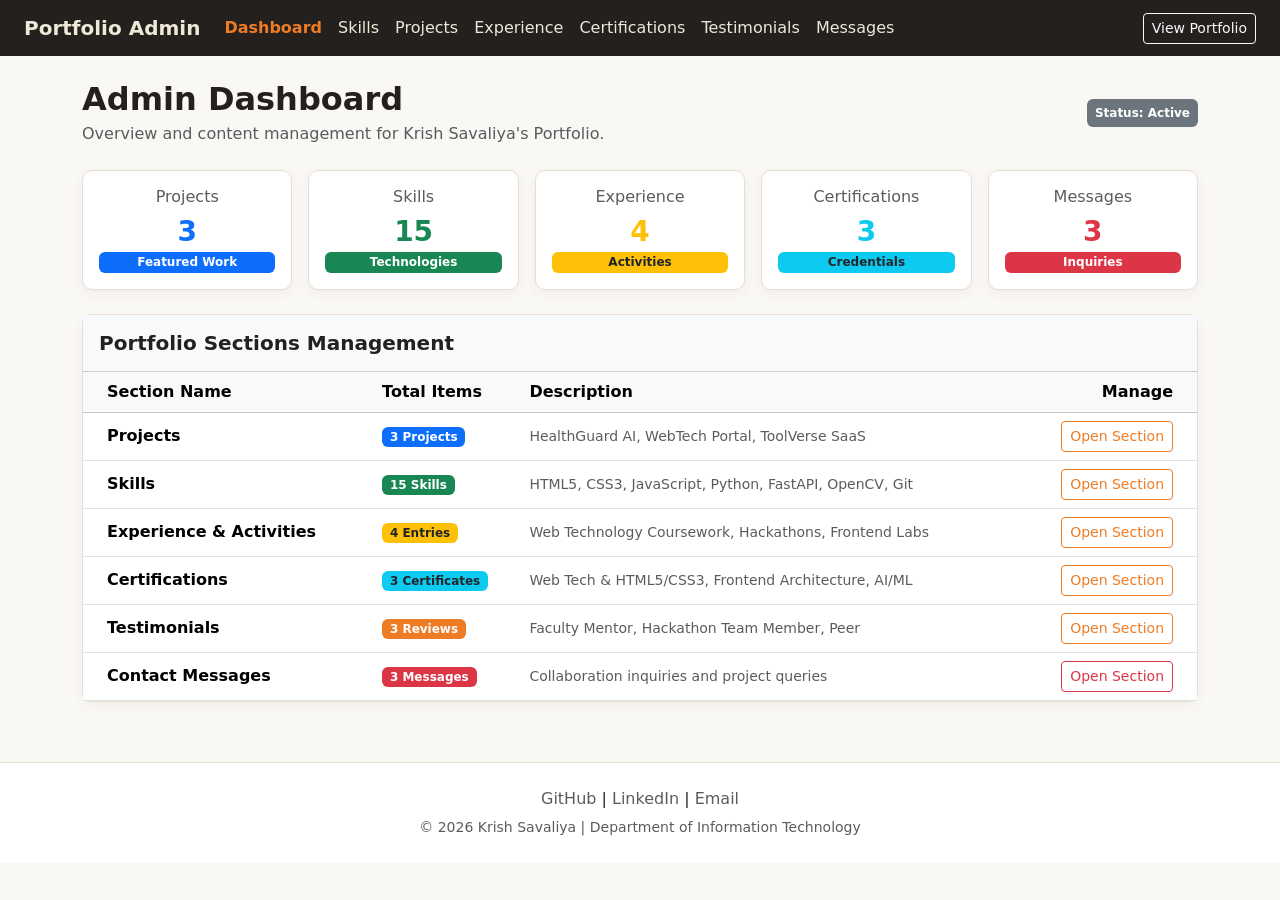
<file: admin/index.html>
<!doctype html>
<html lang="en">
  <head>
    <meta charset="UTF-8" />
    <meta name="viewport" content="width=device-width, initial-scale=1.0" />
    <title>Admin Dashboard - Portfolio Admin</title>
    <!-- Bootstrap 5 CSS -->
    <link rel="stylesheet" href="../bootstrap/css/bootstrap.css" />
    <style>
      body {
        background-color: #faf8f5;
        font-family: "Segoe UI", system-ui, -apple-system, sans-serif;
        color: #24201d;
      }
      .admin-nav {
        background-color: #24201d !important;
      }
      .admin-nav .navbar-brand,
      .admin-nav .nav-link {
        color: #ede8d8 !important;
      }
      .admin-nav .nav-link:hover,
      .admin-nav .nav-link.active {
        color: #ed7c25 !important;
        font-weight: 600;
      }
      .admin-card {
        border-radius: 10px;
        border: 1px solid #e7ddd3;
        background-color: #ffffff;
        box-shadow: 0 4px 12px rgba(76, 48, 25, 0.05);
      }
      .footer-admin {
        margin-top: 60px;
        padding: 24px 0;
        background-color: #ffffff;
        border-top: 1px solid #e7ddd3;
      }
      .btn-primary {
        background-color: #ed7c25;
        border-color: #ed7c25;
      }
      .btn-primary:hover {
        background-color: #bd5712;
        border-color: #bd5712;
      }
      .btn-outline-primary {
        color: #ed7c25;
        border-color: #ed7c25;
      }
      .btn-outline-primary:hover {
        background-color: #ed7c25;
        border-color: #ed7c25;
        color: #ffffff;
      }
      .badge-orange {
        background-color: #ed7c25;
        color: #ffffff;
      }
    </style>
  </head>
  <body>
    <!-- ===================== ADMIN NAVBAR ===================== -->
    <nav class="navbar navbar-expand-lg admin-nav sticky-top">
      <div class="container-fluid px-4">
        <a class="navbar-brand fw-bold" href="index.html">Portfolio Admin</a>
        <button
          class="navbar-toggler bg-light"
          type="button"
          data-bs-toggle="collapse"
          data-bs-target="#adminNavbar"
          aria-controls="adminNavbar"
          aria-expanded="false"
          aria-label="Toggle navigation"
        >
          <span class="navbar-toggler-icon"></span>
        </button>
        <div class="collapse navbar-collapse" id="adminNavbar">
          <ul class="navbar-nav me-auto mb-2 mb-lg-0">
            <li class="nav-item">
              <a class="nav-link active" aria-current="page" href="index.html">Dashboard</a>
            </li>
            <li class="nav-item">
              <a class="nav-link" href="skills.html">Skills</a>
            </li>
            <li class="nav-item">
              <a class="nav-link" href="projects.html">Projects</a>
            </li>
            <li class="nav-item">
              <a class="nav-link" href="experience.html">Experience</a>
            </li>
            <li class="nav-item">
              <a class="nav-link" href="certifications.html">Certifications</a>
            </li>
            <li class="nav-item">
              <a class="nav-link" href="testimonials.html">Testimonials</a>
            </li>
            <li class="nav-item">
              <a class="nav-link" href="contact.html">Messages</a>
            </li>
          </ul>
          <div class="d-flex align-items-center gap-2">
            <a href="../index.html" target="_blank" class="btn btn-outline-light btn-sm">
              View Portfolio
            </a>
          </div>
        </div>
      </div>
    </nav>

    <!-- ===================== DASHBOARD CONTENT ===================== -->
    <div class="container my-4">
      <div class="d-flex justify-content-between align-items-center mb-4 flex-wrap gap-2">
        <div>
          <h2 class="fw-bold mb-1" style="color: #24201d;">Admin Dashboard</h2>
          <p class="text-muted mb-0">Overview and content management for Krish Savaliya's Portfolio.</p>
        </div>
        <span class="badge bg-secondary p-2">Status: Active</span>
      </div>

      <!-- Stats Counters Grid -->
      <div class="row g-3 mb-4">
        <div class="col-md">
          <div class="card admin-card text-center p-3">
            <h6 class="text-muted mb-2">Projects</h6>
            <h3 class="fw-bold text-primary mb-1">3</h3>
            <span class="badge bg-primary">Featured Work</span>
          </div>
        </div>
        <div class="col-md">
          <div class="card admin-card text-center p-3">
            <h6 class="text-muted mb-2">Skills</h6>
            <h3 class="fw-bold text-success mb-1">15</h3>
            <span class="badge bg-success">Technologies</span>
          </div>
        </div>
        <div class="col-md">
          <div class="card admin-card text-center p-3">
            <h6 class="text-muted mb-2">Experience</h6>
            <h3 class="fw-bold text-warning mb-1">4</h3>
            <span class="badge bg-warning text-dark">Activities</span>
          </div>
        </div>
        <div class="col-md">
          <div class="card admin-card text-center p-3">
            <h6 class="text-muted mb-2">Certifications</h6>
            <h3 class="fw-bold text-info mb-1">3</h3>
            <span class="badge bg-info text-dark">Credentials</span>
          </div>
        </div>
        <div class="col-md">
          <div class="card admin-card text-center p-3">
            <h6 class="text-muted mb-2">Messages</h6>
            <h3 class="fw-bold text-danger mb-1">3</h3>
            <span class="badge bg-danger">Inquiries</span>
          </div>
        </div>
      </div>

      <!-- Portfolio Sections Table -->
      <div class="card admin-card mb-4">
        <div class="card-header bg-light py-3">
          <h5 class="fw-bold mb-0" style="color: #24201d;">Portfolio Sections Management</h5>
        </div>
        <div class="card-body p-0">
          <div class="table-responsive">
            <table class="table table-hover align-middle mb-0">
              <thead class="table-light">
                <tr>
                  <th scope="col" class="ps-4">Section Name</th>
                  <th scope="col">Total Items</th>
                  <th scope="col">Description</th>
                  <th scope="col" class="text-end pe-4">Manage</th>
                </tr>
              </thead>
              <tbody>
                <tr>
                  <td class="ps-4"><strong>Projects</strong></td>
                  <td><span class="badge bg-primary">3 Projects</span></td>
                  <td class="text-muted small">HealthGuard AI, WebTech Portal, ToolVerse SaaS</td>
                  <td class="text-end pe-4">
                    <a href="projects.html" class="btn btn-sm btn-outline-primary">Open Section</a>
                  </td>
                </tr>
                <tr>
                  <td class="ps-4"><strong>Skills</strong></td>
                  <td><span class="badge bg-success">15 Skills</span></td>
                  <td class="text-muted small">HTML5, CSS3, JavaScript, Python, FastAPI, OpenCV, Git</td>
                  <td class="text-end pe-4">
                    <a href="skills.html" class="btn btn-sm btn-outline-primary">Open Section</a>
                  </td>
                </tr>
                <tr>
                  <td class="ps-4"><strong>Experience &amp; Activities</strong></td>
                  <td><span class="badge bg-warning text-dark">4 Entries</span></td>
                  <td class="text-muted small">Web Technology Coursework, Hackathons, Frontend Labs</td>
                  <td class="text-end pe-4">
                    <a href="experience.html" class="btn btn-sm btn-outline-primary">Open Section</a>
                  </td>
                </tr>
                <tr>
                  <td class="ps-4"><strong>Certifications</strong></td>
                  <td><span class="badge bg-info text-dark">3 Certificates</span></td>
                  <td class="text-muted small">Web Tech &amp; HTML5/CSS3, Frontend Architecture, AI/ML</td>
                  <td class="text-end pe-4">
                    <a href="certifications.html" class="btn btn-sm btn-outline-primary">Open Section</a>
                  </td>
                </tr>
                <tr>
                  <td class="ps-4"><strong>Testimonials</strong></td>
                  <td><span class="badge badge-orange">3 Reviews</span></td>
                  <td class="text-muted small">Faculty Mentor, Hackathon Team Member, Peer</td>
                  <td class="text-end pe-4">
                    <a href="testimonials.html" class="btn btn-sm btn-outline-primary">Open Section</a>
                  </td>
                </tr>
                <tr>
                  <td class="ps-4"><strong>Contact Messages</strong></td>
                  <td><span class="badge bg-danger">3 Messages</span></td>
                  <td class="text-muted small">Collaboration inquiries and project queries</td>
                  <td class="text-end pe-4">
                    <a href="contact.html" class="btn btn-sm btn-outline-danger">Open Section</a>
                  </td>
                </tr>
              </tbody>
            </table>
          </div>
        </div>
      </div>
    </div>

    <!-- ===================== FOOTER ===================== -->
    <footer class="footer-admin">
      <div class="container text-center">
        <p class="mb-1">
          <a href="https://github.com/Krish130910" class="text-decoration-none text-muted" target="_blank">GitHub</a> |
          <a href="https://www.linkedin.com/in/krish-savaliya-5a139a31a/" class="text-decoration-none text-muted" target="_blank">LinkedIn</a> |
          <a href="mailto:krishsavaliya018@gmail.com" class="text-decoration-none text-muted">Email</a>
        </p>
        <small class="text-muted">&copy; 2026 Krish Savaliya | Department of Information Technology</small>
      </div>
    </footer>

    <!-- Bootstrap Bundle JS & Admin JS -->
    <script src="../bootstrap/js/bootstrap.bundle.js"></script>
    <script src="../js/admin.js"></script>
  </body>
</html>
</file>
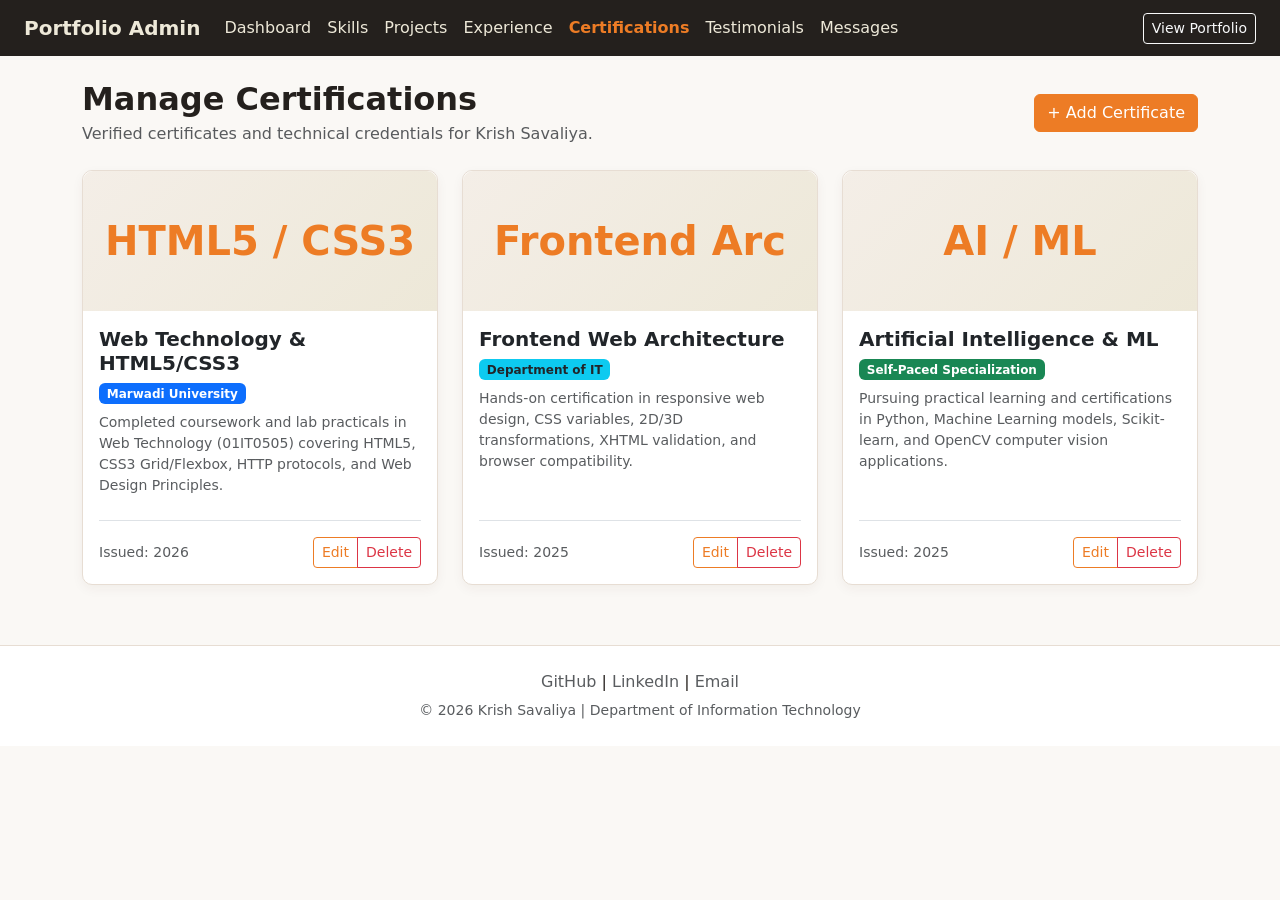
<file: admin/certifications.html>
<!doctype html>
<html lang="en">
  <head>
    <meta charset="UTF-8" />
    <meta name="viewport" content="width=device-width, initial-scale=1.0" />
    <title>Manage Certifications - Portfolio Admin</title>
    <!-- Bootstrap 5 CSS -->
    <link rel="stylesheet" href="../bootstrap/css/bootstrap.css" />
    <style>
      body {
        background-color: #faf8f5;
        font-family: "Segoe UI", system-ui, -apple-system, sans-serif;
        color: #24201d;
      }
      .admin-nav {
        background-color: #24201d !important;
      }
      .admin-nav .navbar-brand,
      .admin-nav .nav-link {
        color: #ede8d8 !important;
      }
      .admin-nav .nav-link:hover,
      .admin-nav .nav-link.active {
        color: #ed7c25 !important;
        font-weight: 600;
      }
      .admin-card {
        border-radius: 10px;
        border: 1px solid #e7ddd3;
        background-color: #ffffff;
        box-shadow: 0 4px 12px rgba(76, 48, 25, 0.05);
      }
      .cert-icon-box {
        width: 100%;
        height: 140px;
        display: flex;
        align-items: center;
        justify-content: center;
        background: linear-gradient(135deg, #f4eee7 0%, #ede8d8 100%);
        border-top-left-radius: 10px;
        border-top-right-radius: 10px;
        color: #ed7c25;
        font-size: 2.5rem;
        font-weight: bold;
      }
      .footer-admin {
        margin-top: 60px;
        padding: 24px 0;
        background-color: #ffffff;
        border-top: 1px solid #e7ddd3;
      }
      .btn-primary {
        background-color: #ed7c25;
        border-color: #ed7c25;
      }
      .btn-primary:hover {
        background-color: #bd5712;
        border-color: #bd5712;
      }
      .btn-outline-primary {
        color: #ed7c25;
        border-color: #ed7c25;
      }
      .btn-outline-primary:hover {
        background-color: #ed7c25;
        border-color: #ed7c25;
        color: #ffffff;
      }
    </style>
  </head>
  <body>
    <!-- ===================== ADMIN NAVBAR ===================== -->
    <nav class="navbar navbar-expand-lg admin-nav sticky-top">
      <div class="container-fluid px-4">
        <a class="navbar-brand fw-bold" href="index.html">Portfolio Admin</a>
        <button
          class="navbar-toggler bg-light"
          type="button"
          data-bs-toggle="collapse"
          data-bs-target="#adminNavbar"
          aria-controls="adminNavbar"
          aria-expanded="false"
          aria-label="Toggle navigation"
        >
          <span class="navbar-toggler-icon"></span>
        </button>
        <div class="collapse navbar-collapse" id="adminNavbar">
          <ul class="navbar-nav me-auto mb-2 mb-lg-0">
            <li class="nav-item">
              <a class="nav-link" href="index.html">Dashboard</a>
            </li>
            <li class="nav-item">
              <a class="nav-link" href="skills.html">Skills</a>
            </li>
            <li class="nav-item">
              <a class="nav-link" href="projects.html">Projects</a>
            </li>
            <li class="nav-item">
              <a class="nav-link" href="experience.html">Experience</a>
            </li>
            <li class="nav-item">
              <a class="nav-link active" aria-current="page" href="certifications.html">Certifications</a>
            </li>
            <li class="nav-item">
              <a class="nav-link" href="testimonials.html">Testimonials</a>
            </li>
            <li class="nav-item">
              <a class="nav-link" href="contact.html">Messages</a>
            </li>
          </ul>
          <div class="d-flex align-items-center gap-2">
            <a href="../index.html" target="_blank" class="btn btn-outline-light btn-sm">
              View Portfolio
            </a>
          </div>
        </div>
      </div>
    </nav>

    <!-- ===================== CERTIFICATIONS CONTENT ===================== -->
    <div class="container my-4">
      <div class="d-flex justify-content-between align-items-center mb-4 flex-wrap gap-2">
        <div>
          <h2 class="fw-bold mb-1" style="color: #24201d;">Manage Certifications</h2>
          <p class="text-muted mb-0">Verified certificates and technical credentials for Krish Savaliya.</p>
        </div>
        <button
          type="button"
          class="btn btn-primary"
          data-bs-toggle="modal"
          data-bs-target="#addCertModal"
        >
          + Add Certificate
        </button>
      </div>

      <!-- Certifications Cards Grid -->
      <div class="row g-4" id="certificationsContainer">
        <!-- Certificate 1 -->
        <div class="col-lg-4 col-md-6 cert-card-item">
          <div class="card admin-card h-100">
            <div class="cert-icon-box">
              <span>HTML5 / CSS3</span>
            </div>
            <div class="card-body d-flex flex-column">
              <div class="d-flex justify-content-between align-items-start mb-2">
                <h5 class="card-title fw-bold mb-0 cert-title">Web Technology &amp; HTML5/CSS3</h5>
              </div>
              <span class="badge bg-primary mb-2 align-self-start cert-issuer">Marwadi University</span>
              <p class="text-muted small mb-4 cert-desc">
                Completed coursework and lab practicals in Web Technology (01IT0505) covering HTML5, CSS3 Grid/Flexbox, HTTP protocols, and Web Design Principles.
              </p>
              <div class="mt-auto d-flex justify-content-between align-items-center pt-3 border-top">
                <span class="text-muted small">Issued: 2026</span>
                <div class="btn-group btn-group-sm">
                  <button type="button" class="btn btn-outline-primary btn-edit-cert" data-bs-toggle="modal" data-bs-target="#editCertModal">Edit</button>
                  <button type="button" class="btn btn-outline-danger btn-delete-cert" data-bs-toggle="modal" data-bs-target="#deleteCertModal">Delete</button>
                </div>
              </div>
            </div>
          </div>
        </div>

        <!-- Certificate 2 -->
        <div class="col-lg-4 col-md-6 cert-card-item">
          <div class="card admin-card h-100">
            <div class="cert-icon-box">
              <span>Frontend Arc</span>
            </div>
            <div class="card-body d-flex flex-column">
              <div class="d-flex justify-content-between align-items-start mb-2">
                <h5 class="card-title fw-bold mb-0 cert-title">Frontend Web Architecture</h5>
              </div>
              <span class="badge bg-info text-dark mb-2 align-self-start cert-issuer">Department of IT</span>
              <p class="text-muted small mb-4 cert-desc">
                Hands-on certification in responsive web design, CSS variables, 2D/3D transformations, XHTML validation, and browser compatibility.
              </p>
              <div class="mt-auto d-flex justify-content-between align-items-center pt-3 border-top">
                <span class="text-muted small">Issued: 2025</span>
                <div class="btn-group btn-group-sm">
                  <button type="button" class="btn btn-outline-primary btn-edit-cert" data-bs-toggle="modal" data-bs-target="#editCertModal">Edit</button>
                  <button type="button" class="btn btn-outline-danger btn-delete-cert" data-bs-toggle="modal" data-bs-target="#deleteCertModal">Delete</button>
                </div>
              </div>
            </div>
          </div>
        </div>

        <!-- Certificate 3 -->
        <div class="col-lg-4 col-md-6 cert-card-item">
          <div class="card admin-card h-100">
            <div class="cert-icon-box">
              <span>AI / ML</span>
            </div>
            <div class="card-body d-flex flex-column">
              <div class="d-flex justify-content-between align-items-start mb-2">
                <h5 class="card-title fw-bold mb-0 cert-title">Artificial Intelligence &amp; ML</h5>
              </div>
              <span class="badge bg-success mb-2 align-self-start cert-issuer">Self-Paced Specialization</span>
              <p class="text-muted small mb-4 cert-desc">
                Pursuing practical learning and certifications in Python, Machine Learning models, Scikit-learn, and OpenCV computer vision applications.
              </p>
              <div class="mt-auto d-flex justify-content-between align-items-center pt-3 border-top">
                <span class="text-muted small">Issued: 2025</span>
                <div class="btn-group btn-group-sm">
                  <button type="button" class="btn btn-outline-primary btn-edit-cert" data-bs-toggle="modal" data-bs-target="#editCertModal">Edit</button>
                  <button type="button" class="btn btn-outline-danger btn-delete-cert" data-bs-toggle="modal" data-bs-target="#deleteCertModal">Delete</button>
                </div>
              </div>
            </div>
          </div>
        </div>
      </div>
    </div>

    <!-- ===================== MODALS ===================== -->

    <!-- Add Certificate Modal -->
    <div class="modal fade" id="addCertModal" tabindex="-1" aria-labelledby="addCertModalLabel" aria-hidden="true">
      <div class="modal-dialog">
        <div class="modal-content">
          <div class="modal-header">
            <h5 class="modal-title fw-bold" id="addCertModalLabel">Add Certificate</h5>
            <button type="button" class="btn-close" data-bs-dismiss="modal" aria-label="Close"></button>
          </div>
          <div class="modal-body">
            <form id="addCertForm">
              <div class="mb-3">
                <label for="certTitle" class="form-label">Certificate Title</label>
                <input type="text" class="form-control" id="certTitle" name="certTitle" placeholder="e.g. AWS Cloud Practitioner" />
              </div>
              <div class="mb-3">
                <label for="certIssuer" class="form-label">Issuing Organization</label>
                <input type="text" class="form-control" id="certIssuer" name="certIssuer" placeholder="e.g. Cisco, Infosys, Marwadi Univ" />
              </div>
              <div class="mb-3">
                <label for="certDesc" class="form-label">Description</label>
                <textarea class="form-control" id="certDesc" name="certDesc" rows="3" placeholder="Topics covered and key learning outcomes..."></textarea>
              </div>
            </form>
          </div>
          <div class="modal-footer">
            <button type="button" class="btn btn-secondary" data-bs-dismiss="modal">Cancel</button>
            <button type="submit" form="addCertForm" class="btn btn-primary">Save Certificate</button>
          </div>
        </div>
      </div>
    </div>

    <!-- Edit Certificate Modal -->
    <div class="modal fade" id="editCertModal" tabindex="-1" aria-labelledby="editCertModalLabel" aria-hidden="true">
      <div class="modal-dialog">
        <div class="modal-content">
          <div class="modal-header">
            <h5 class="modal-title fw-bold" id="editCertModalLabel">Edit Certificate</h5>
            <button type="button" class="btn-close" data-bs-dismiss="modal" aria-label="Close"></button>
          </div>
          <div class="modal-body">
            <form id="editCertForm">
              <div class="mb-3">
                <label for="editCertTitle" class="form-label">Certificate Title</label>
                <input type="text" class="form-control" id="editCertTitle" name="certTitle" value="Web Technology &amp; HTML5/CSS3" />
              </div>
              <div class="mb-3">
                <label for="editCertIssuer" class="form-label">Issuing Organization</label>
                <input type="text" class="form-control" id="editCertIssuer" name="certIssuer" value="Marwadi University" />
              </div>
              <div class="mb-3">
                <label for="editCertDesc" class="form-label">Description</label>
                <textarea class="form-control" id="editCertDesc" name="certDesc" rows="3">Completed coursework and lab practicals in Web Technology (01IT0505) covering HTML5, CSS3 Grid/Flexbox, HTTP protocols, and Web Design Principles.</textarea>
              </div>
            </form>
          </div>
          <div class="modal-footer">
            <button type="button" class="btn btn-secondary" data-bs-dismiss="modal">Cancel</button>
            <button type="submit" form="editCertForm" class="btn btn-primary">Update Certificate</button>
          </div>
        </div>
      </div>
    </div>

    <!-- Delete Certificate Modal -->
    <div class="modal fade" id="deleteCertModal" tabindex="-1" aria-labelledby="deleteCertModalLabel" aria-hidden="true">
      <div class="modal-dialog">
        <div class="modal-content">
          <div class="modal-header">
            <h5 class="modal-title fw-bold text-danger" id="deleteCertModalLabel">Delete Certificate</h5>
            <button type="button" class="btn-close" data-bs-dismiss="modal" aria-label="Close"></button>
          </div>
          <div class="modal-body">
            Are you sure you want to delete this certificate entry?
          </div>
          <div class="modal-footer">
            <button type="button" class="btn btn-secondary" data-bs-dismiss="modal">Cancel</button>
            <button type="button" class="btn btn-danger" id="confirmDeleteCertBtn">Delete</button>
          </div>
        </div>
      </div>
    </div>

    <!-- ===================== FOOTER ===================== -->
    <footer class="footer-admin">
      <div class="container text-center">
        <p class="mb-1">
          <a href="https://github.com/Krish130910" class="text-decoration-none text-muted" target="_blank">GitHub</a> |
          <a href="https://www.linkedin.com/in/krish-savaliya-5a139a31a/" class="text-decoration-none text-muted" target="_blank">LinkedIn</a> |
          <a href="mailto:krishsavaliya018@gmail.com" class="text-decoration-none text-muted">Email</a>
        </p>
        <small class="text-muted">&copy; 2026 Krish Savaliya | Department of Information Technology</small>
      </div>
    </footer>

    <!-- Bootstrap Bundle JS & Admin JS -->
    <script src="../bootstrap/js/bootstrap.bundle.js"></script>
    <script src="../js/admin.js"></script>
  </body>
</html>
</file>
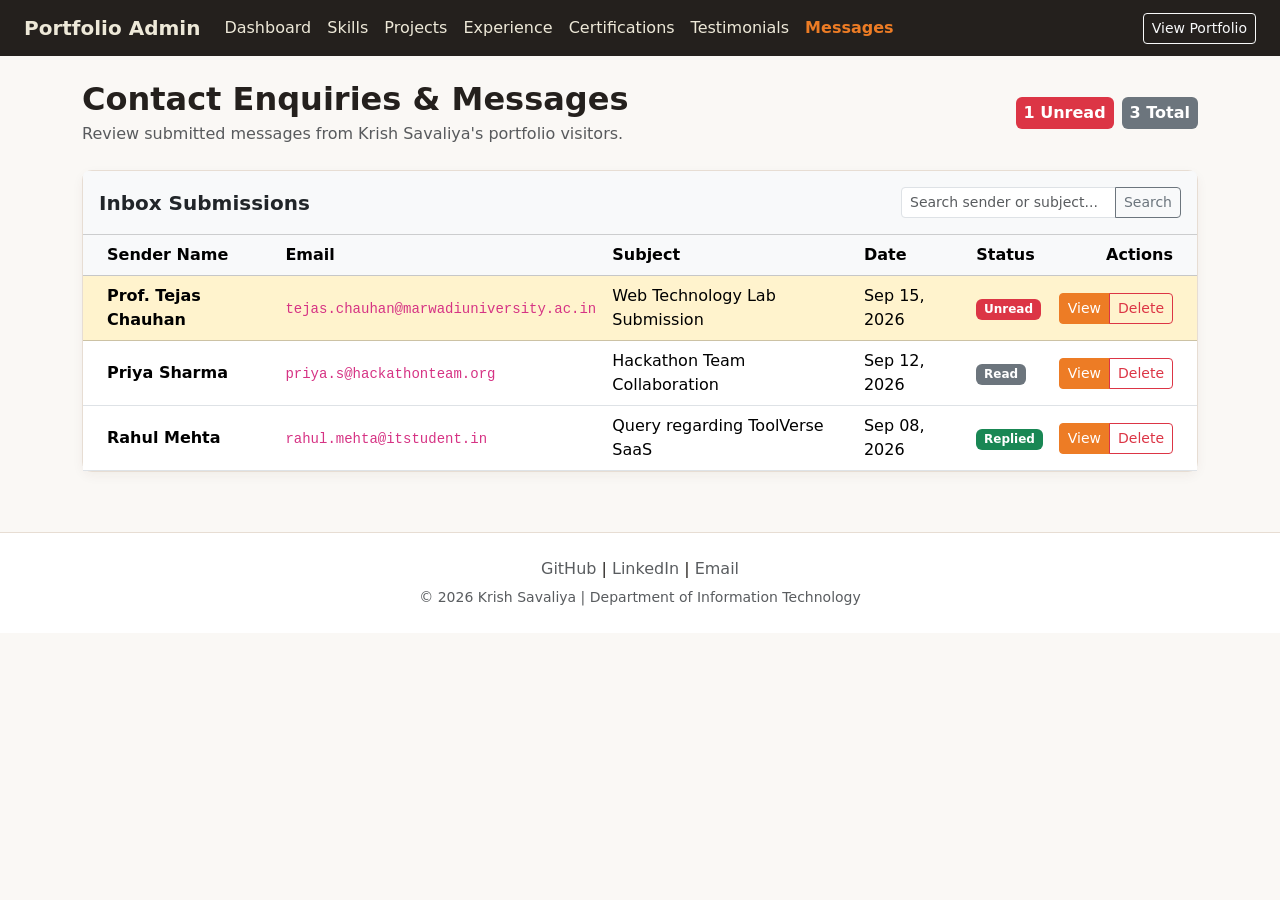
<file: admin/contact.html>
<!doctype html>
<html lang="en">
  <head>
    <meta charset="UTF-8" />
    <meta name="viewport" content="width=device-width, initial-scale=1.0" />
    <title>Contact Messages - Portfolio Admin</title>
    <!-- Bootstrap 5 CSS -->
    <link rel="stylesheet" href="../bootstrap/css/bootstrap.css" />
    <style>
      body {
        background-color: #faf8f5;
        font-family: "Segoe UI", system-ui, -apple-system, sans-serif;
        color: #24201d;
      }
      .admin-nav {
        background-color: #24201d !important;
      }
      .admin-nav .navbar-brand,
      .admin-nav .nav-link {
        color: #ede8d8 !important;
      }
      .admin-nav .nav-link:hover,
      .admin-nav .nav-link.active {
        color: #ed7c25 !important;
        font-weight: 600;
      }
      .admin-card {
        border-radius: 10px;
        border: 1px solid #e7ddd3;
        background-color: #ffffff;
        box-shadow: 0 4px 12px rgba(76, 48, 25, 0.05);
      }
      .footer-admin {
        margin-top: 60px;
        padding: 24px 0;
        background-color: #ffffff;
        border-top: 1px solid #e7ddd3;
      }
      .btn-primary {
        background-color: #ed7c25;
        border-color: #ed7c25;
      }
      .btn-primary:hover {
        background-color: #bd5712;
        border-color: #bd5712;
      }
      .btn-outline-primary {
        color: #ed7c25;
        border-color: #ed7c25;
      }
      .btn-outline-primary:hover {
        background-color: #ed7c25;
        border-color: #ed7c25;
        color: #ffffff;
      }
    </style>
  </head>
  <body>
    <!-- ===================== ADMIN NAVBAR ===================== -->
    <nav class="navbar navbar-expand-lg admin-nav sticky-top">
      <div class="container-fluid px-4">
        <a class="navbar-brand fw-bold" href="index.html">Portfolio Admin</a>
        <button
          class="navbar-toggler bg-light"
          type="button"
          data-bs-toggle="collapse"
          data-bs-target="#adminNavbar"
          aria-controls="adminNavbar"
          aria-expanded="false"
          aria-label="Toggle navigation"
        >
          <span class="navbar-toggler-icon"></span>
        </button>
        <div class="collapse navbar-collapse" id="adminNavbar">
          <ul class="navbar-nav me-auto mb-2 mb-lg-0">
            <li class="nav-item">
              <a class="nav-link" href="index.html">Dashboard</a>
            </li>
            <li class="nav-item">
              <a class="nav-link" href="skills.html">Skills</a>
            </li>
            <li class="nav-item">
              <a class="nav-link" href="projects.html">Projects</a>
            </li>
            <li class="nav-item">
              <a class="nav-link" href="experience.html">Experience</a>
            </li>
            <li class="nav-item">
              <a class="nav-link" href="certifications.html">Certifications</a>
            </li>
            <li class="nav-item">
              <a class="nav-link" href="testimonials.html">Testimonials</a>
            </li>
            <li class="nav-item">
              <a class="nav-link active" aria-current="page" href="contact.html">Messages</a>
            </li>
          </ul>
          <div class="d-flex align-items-center gap-2">
            <a href="../index.html" target="_blank" class="btn btn-outline-light btn-sm">
              View Portfolio
            </a>
          </div>
        </div>
      </div>
    </nav>

    <!-- ===================== MESSAGES CONTENT ===================== -->
    <div class="container my-4">
      <div class="d-flex justify-content-between align-items-center mb-4 flex-wrap gap-2">
        <div>
          <h2 class="fw-bold mb-1" style="color: #24201d;">Contact Enquiries &amp; Messages</h2>
          <p class="text-muted mb-0">Review submitted messages from Krish Savaliya's portfolio visitors.</p>
        </div>
        <div class="d-flex gap-2">
          <span class="badge bg-danger p-2 fs-6" id="unreadBadge">1 Unread</span>
          <span class="badge bg-secondary p-2 fs-6" id="totalMessagesBadge">3 Total</span>
        </div>
      </div>

      <div class="card admin-card">
        <div class="card-header bg-light d-flex justify-content-between align-items-center py-3 flex-wrap gap-2">
          <h5 class="fw-bold mb-0 text-dark">Inbox Submissions</h5>
          <div class="input-group input-group-sm" style="max-width: 280px;">
            <input type="text" class="form-control" id="messageSearchInput" placeholder="Search sender or subject..." />
            <button class="btn btn-outline-secondary" type="button" id="messageSearchBtn">Search</button>
          </div>
        </div>
        <div class="card-body p-0">
          <div class="table-responsive">
            <table class="table table-hover align-middle mb-0" id="messagesTable">
              <thead class="table-light">
                <tr>
                  <th scope="col" class="ps-4">Sender Name</th>
                  <th scope="col">Email</th>
                  <th scope="col">Subject</th>
                  <th scope="col">Date</th>
                  <th scope="col">Status</th>
                  <th scope="col" class="text-end pe-4">Actions</th>
                </tr>
              </thead>
              <tbody id="messagesTableBody">
                <!-- Message 1 -->
                <tr class="table-warning msg-row-item" data-id="1">
                  <td class="ps-4"><strong class="msg-sender">Prof. Tejas Chauhan</strong></td>
                  <td><code class="msg-email">tejas.chauhan@marwadiuniversity.ac.in</code></td>
                  <td class="msg-subject">Web Technology Lab Submission</td>
                  <td class="msg-date">Sep 15, 2026</td>
                  <td><span class="badge bg-danger msg-status">Unread</span></td>
                  <td class="text-end pe-4">
                    <div class="btn-group btn-group-sm">
                      <button
                        type="button"
                        class="btn btn-primary btn-view-msg"
                        data-bs-toggle="modal"
                        data-bs-target="#viewMessageModal"
                        data-sender="Prof. Tejas Chauhan"
                        data-email="tejas.chauhan@marwadiuniversity.ac.in"
                        data-subject="Web Technology Lab Submission"
                        data-date="Sep 15, 2026 at 11:20 AM"
                        data-content="Hi Krish, please ensure that all Bootstrap responsive components, JavaScript DOM event listeners, and form validations are thoroughly tested and ready for the upcoming practical examination."
                      >
                        View
                      </button>
                      <button type="button" class="btn btn-outline-danger btn-delete-msg" data-bs-toggle="modal" data-bs-target="#deleteMessageModal">Delete</button>
                    </div>
                  </td>
                </tr>

                <!-- Message 2 -->
                <tr class="msg-row-item" data-id="2">
                  <td class="ps-4"><strong class="msg-sender">Priya Sharma</strong></td>
                  <td><code class="msg-email">priya.s@hackathonteam.org</code></td>
                  <td class="msg-subject">Hackathon Team Collaboration</td>
                  <td class="msg-date">Sep 12, 2026</td>
                  <td><span class="badge bg-secondary msg-status">Read</span></td>
                  <td class="text-end pe-4">
                    <div class="btn-group btn-group-sm">
                      <button
                        type="button"
                        class="btn btn-primary btn-view-msg"
                        data-bs-toggle="modal"
                        data-bs-target="#viewMessageModal"
                        data-sender="Priya Sharma"
                        data-email="priya.s@hackathonteam.org"
                        data-subject="Hackathon Team Collaboration"
                        data-date="Sep 12, 2026 at 03:45 PM"
                        data-content="Hey Krish, loved your HealthGuard AI project demo. We are organizing our team for the upcoming 36-hour national hackathon and would love to have you onboard for the frontend UI."
                      >
                        View
                      </button>
                      <button type="button" class="btn btn-outline-danger btn-delete-msg" data-bs-toggle="modal" data-bs-target="#deleteMessageModal">Delete</button>
                    </div>
                  </td>
                </tr>

                <!-- Message 3 -->
                <tr class="msg-row-item" data-id="3">
                  <td class="ps-4"><strong class="msg-sender">Rahul Mehta</strong></td>
                  <td><code class="msg-email">rahul.mehta@itstudent.in</code></td>
                  <td class="msg-subject">Query regarding ToolVerse SaaS</td>
                  <td class="msg-date">Sep 08, 2026</td>
                  <td><span class="badge bg-success msg-status">Replied</span></td>
                  <td class="text-end pe-4">
                    <div class="btn-group btn-group-sm">
                      <button
                        type="button"
                        class="btn btn-primary btn-view-msg"
                        data-bs-toggle="modal"
                        data-bs-target="#viewMessageModal"
                        data-sender="Rahul Mehta"
                        data-email="rahul.mehta@itstudent.in"
                        data-subject="Query regarding ToolVerse SaaS"
                        data-date="Sep 08, 2026 at 06:15 PM"
                        data-content="Hello Krish, I was testing your ToolVerse platform and found the client-side color palette generator extremely clean and responsive. Great design!"
                      >
                        View
                      </button>
                      <button type="button" class="btn btn-outline-danger btn-delete-msg" data-bs-toggle="modal" data-bs-target="#deleteMessageModal">Delete</button>
                    </div>
                  </td>
                </tr>
              </tbody>
            </table>
          </div>
        </div>
      </div>
    </div>

    <!-- ===================== MODALS ===================== -->

    <!-- View Message Modal -->
    <div class="modal fade" id="viewMessageModal" tabindex="-1" aria-labelledby="viewMessageModalLabel" aria-hidden="true">
      <div class="modal-dialog modal-lg">
        <div class="modal-content">
          <div class="modal-header">
            <h5 class="modal-title fw-bold" id="viewMessageModalLabel">Message Details</h5>
            <button type="button" class="btn-close" data-bs-dismiss="modal" aria-label="Close"></button>
          </div>
          <div class="modal-body">
            <div class="mb-3 border-bottom pb-2">
              <h6 class="fw-bold mb-1" id="viewMsgSender">From: Prof. Tejas Chauhan &lt;tejas.chauhan@marwadiuniversity.ac.in&gt;</h6>
              <div class="text-muted small" id="viewMsgSubject">Subject: Web Technology Lab Submission</div>
              <div class="text-muted small" id="viewMsgDate">Received: Sep 15, 2026 at 11:20 AM</div>
            </div>
            <div class="p-3 bg-light rounded-2 mb-4">
              <p class="mb-0" id="viewMsgBody">
                Hi Krish, please ensure that all Bootstrap responsive components, JavaScript DOM event listeners, and form validations are thoroughly tested and ready for the upcoming practical examination.
              </p>
            </div>
            <form id="quickReplyForm">
              <div class="mb-3">
                <label for="replyMessage" class="form-label fw-bold">Quick Reply</label>
                <textarea class="form-control" id="replyMessage" name="replyMessage" rows="3" placeholder="Type your reply message here..."></textarea>
              </div>
            </form>
          </div>
          <div class="modal-footer">
            <button type="button" class="btn btn-secondary" data-bs-dismiss="modal">Close</button>
            <button type="submit" form="quickReplyForm" class="btn btn-success">Send Reply</button>
          </div>
        </div>
      </div>
    </div>

    <!-- Delete Message Modal -->
    <div class="modal fade" id="deleteMessageModal" tabindex="-1" aria-labelledby="deleteMessageModalLabel" aria-hidden="true">
      <div class="modal-dialog">
        <div class="modal-content">
          <div class="modal-header">
            <h5 class="modal-title fw-bold text-danger" id="deleteMessageModalLabel">Delete Message</h5>
            <button type="button" class="btn-close" data-bs-dismiss="modal" aria-label="Close"></button>
          </div>
          <div class="modal-body">
            Are you sure you want to delete this message from the inbox?
          </div>
          <div class="modal-footer">
            <button type="button" class="btn btn-secondary" data-bs-dismiss="modal">Cancel</button>
            <button type="button" class="btn btn-danger" id="confirmDeleteMessageBtn">Delete</button>
          </div>
        </div>
      </div>
    </div>

    <!-- ===================== FOOTER ===================== -->
    <footer class="footer-admin">
      <div class="container text-center">
        <p class="mb-1">
          <a href="https://github.com/Krish130910" class="text-decoration-none text-muted" target="_blank">GitHub</a> |
          <a href="https://www.linkedin.com/in/krish-savaliya-5a139a31a/" class="text-decoration-none text-muted" target="_blank">LinkedIn</a> |
          <a href="mailto:krishsavaliya018@gmail.com" class="text-decoration-none text-muted">Email</a>
        </p>
        <small class="text-muted">&copy; 2026 Krish Savaliya | Department of Information Technology</small>
      </div>
    </footer>

    <!-- Bootstrap Bundle JS & Admin JS -->
    <script src="../bootstrap/js/bootstrap.bundle.js"></script>
    <script src="../js/admin.js"></script>
  </body>
</html>
</file>
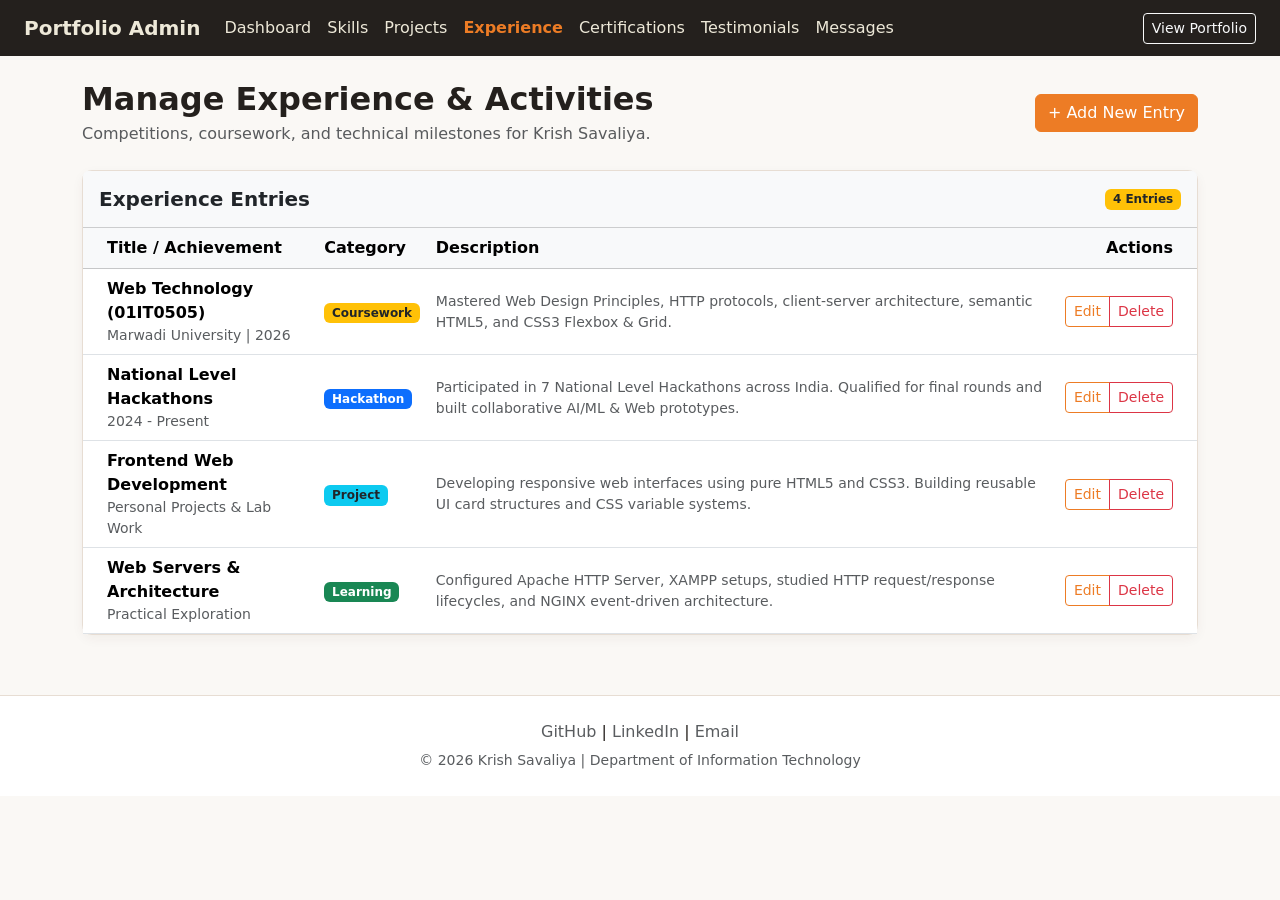
<file: admin/experience.html>
<!doctype html>
<html lang="en">
  <head>
    <meta charset="UTF-8" />
    <meta name="viewport" content="width=device-width, initial-scale=1.0" />
    <title>Manage Experience - Portfolio Admin</title>
    <!-- Bootstrap 5 CSS -->
    <link rel="stylesheet" href="../bootstrap/css/bootstrap.css" />
    <style>
      body {
        background-color: #faf8f5;
        font-family: "Segoe UI", system-ui, -apple-system, sans-serif;
        color: #24201d;
      }
      .admin-nav {
        background-color: #24201d !important;
      }
      .admin-nav .navbar-brand,
      .admin-nav .nav-link {
        color: #ede8d8 !important;
      }
      .admin-nav .nav-link:hover,
      .admin-nav .nav-link.active {
        color: #ed7c25 !important;
        font-weight: 600;
      }
      .admin-card {
        border-radius: 10px;
        border: 1px solid #e7ddd3;
        background-color: #ffffff;
        box-shadow: 0 4px 12px rgba(76, 48, 25, 0.05);
      }
      .footer-admin {
        margin-top: 60px;
        padding: 24px 0;
        background-color: #ffffff;
        border-top: 1px solid #e7ddd3;
      }
      .btn-primary {
        background-color: #ed7c25;
        border-color: #ed7c25;
      }
      .btn-primary:hover {
        background-color: #bd5712;
        border-color: #bd5712;
      }
      .btn-outline-primary {
        color: #ed7c25;
        border-color: #ed7c25;
      }
      .btn-outline-primary:hover {
        background-color: #ed7c25;
        border-color: #ed7c25;
        color: #ffffff;
      }
    </style>
  </head>
  <body>
    <!-- ===================== ADMIN NAVBAR ===================== -->
    <nav class="navbar navbar-expand-lg admin-nav sticky-top">
      <div class="container-fluid px-4">
        <a class="navbar-brand fw-bold" href="index.html">Portfolio Admin</a>
        <button
          class="navbar-toggler bg-light"
          type="button"
          data-bs-toggle="collapse"
          data-bs-target="#adminNavbar"
          aria-controls="adminNavbar"
          aria-expanded="false"
          aria-label="Toggle navigation"
        >
          <span class="navbar-toggler-icon"></span>
        </button>
        <div class="collapse navbar-collapse" id="adminNavbar">
          <ul class="navbar-nav me-auto mb-2 mb-lg-0">
            <li class="nav-item">
              <a class="nav-link" href="index.html">Dashboard</a>
            </li>
            <li class="nav-item">
              <a class="nav-link" href="skills.html">Skills</a>
            </li>
            <li class="nav-item">
              <a class="nav-link" href="projects.html">Projects</a>
            </li>
            <li class="nav-item">
              <a class="nav-link active" aria-current="page" href="experience.html">Experience</a>
            </li>
            <li class="nav-item">
              <a class="nav-link" href="certifications.html">Certifications</a>
            </li>
            <li class="nav-item">
              <a class="nav-link" href="testimonials.html">Testimonials</a>
            </li>
            <li class="nav-item">
              <a class="nav-link" href="contact.html">Messages</a>
            </li>
          </ul>
          <div class="d-flex align-items-center gap-2">
            <a href="../index.html" target="_blank" class="btn btn-outline-light btn-sm">
              View Portfolio
            </a>
          </div>
        </div>
      </div>
    </nav>

    <!-- ===================== EXPERIENCE CONTENT ===================== -->
    <div class="container my-4">
      <div class="d-flex justify-content-between align-items-center mb-4 flex-wrap gap-2">
        <div>
          <h2 class="fw-bold mb-1" style="color: #24201d;">Manage Experience &amp; Activities</h2>
          <p class="text-muted mb-0">Competitions, coursework, and technical milestones for Krish Savaliya.</p>
        </div>
        <button
          type="button"
          class="btn btn-primary"
          data-bs-toggle="modal"
          data-bs-target="#addExpModal"
        >
          + Add New Entry
        </button>
      </div>

      <div class="card admin-card">
        <div class="card-header bg-light py-3 d-flex justify-content-between align-items-center">
          <h5 class="fw-bold mb-0 text-dark">Experience Entries</h5>
          <span class="badge bg-warning text-dark" id="expCountBadge">4 Entries</span>
        </div>
        <div class="card-body p-0">
          <div class="table-responsive">
            <table class="table table-hover align-middle mb-0" id="experienceTable">
              <thead class="table-light">
                <tr>
                  <th scope="col" class="ps-4">Title / Achievement</th>
                  <th scope="col">Category</th>
                  <th scope="col">Description</th>
                  <th scope="col" class="text-end pe-4">Actions</th>
                </tr>
              </thead>
              <tbody id="experienceTableBody">
                <!-- Entry 1 -->
                <tr class="exp-row-item">
                  <td class="ps-4">
                    <strong class="exp-item-title">Web Technology (01IT0505)</strong>
                    <div class="text-muted small exp-item-subtitle">Marwadi University | 2026</div>
                  </td>
                  <td><span class="badge bg-warning text-dark exp-item-category">Coursework</span></td>
                  <td class="text-muted small exp-item-desc">Mastered Web Design Principles, HTTP protocols, client-server architecture, semantic HTML5, and CSS3 Flexbox &amp; Grid.</td>
                  <td class="text-end pe-4">
                    <div class="btn-group btn-group-sm">
                      <button type="button" class="btn btn-outline-primary btn-edit-exp" data-bs-toggle="modal" data-bs-target="#editExpModal">Edit</button>
                      <button type="button" class="btn btn-outline-danger btn-delete-exp" data-bs-toggle="modal" data-bs-target="#deleteExpModal">Delete</button>
                    </div>
                  </td>
                </tr>

                <!-- Entry 2 -->
                <tr class="exp-row-item">
                  <td class="ps-4">
                    <strong class="exp-item-title">National Level Hackathons</strong>
                    <div class="text-muted small exp-item-subtitle">2024 - Present</div>
                  </td>
                  <td><span class="badge bg-primary exp-item-category">Hackathon</span></td>
                  <td class="text-muted small exp-item-desc">Participated in 7 National Level Hackathons across India. Qualified for final rounds and built collaborative AI/ML &amp; Web prototypes.</td>
                  <td class="text-end pe-4">
                    <div class="btn-group btn-group-sm">
                      <button type="button" class="btn btn-outline-primary btn-edit-exp" data-bs-toggle="modal" data-bs-target="#editExpModal">Edit</button>
                      <button type="button" class="btn btn-outline-danger btn-delete-exp" data-bs-toggle="modal" data-bs-target="#deleteExpModal">Delete</button>
                    </div>
                  </td>
                </tr>

                <!-- Entry 3 -->
                <tr class="exp-row-item">
                  <td class="ps-4">
                    <strong class="exp-item-title">Frontend Web Development</strong>
                    <div class="text-muted small exp-item-subtitle">Personal Projects &amp; Lab Work</div>
                  </td>
                  <td><span class="badge bg-info text-dark exp-item-category">Project</span></td>
                  <td class="text-muted small exp-item-desc">Developing responsive web interfaces using pure HTML5 and CSS3. Building reusable UI card structures and CSS variable systems.</td>
                  <td class="text-end pe-4">
                    <div class="btn-group btn-group-sm">
                      <button type="button" class="btn btn-outline-primary btn-edit-exp" data-bs-toggle="modal" data-bs-target="#editExpModal">Edit</button>
                      <button type="button" class="btn btn-outline-danger btn-delete-exp" data-bs-toggle="modal" data-bs-target="#deleteExpModal">Delete</button>
                    </div>
                  </td>
                </tr>

                <!-- Entry 4 -->
                <tr class="exp-row-item">
                  <td class="ps-4">
                    <strong class="exp-item-title">Web Servers &amp; Architecture</strong>
                    <div class="text-muted small exp-item-subtitle">Practical Exploration</div>
                  </td>
                  <td><span class="badge bg-success exp-item-category">Learning</span></td>
                  <td class="text-muted small exp-item-desc">Configured Apache HTTP Server, XAMPP setups, studied HTTP request/response lifecycles, and NGINX event-driven architecture.</td>
                  <td class="text-end pe-4">
                    <div class="btn-group btn-group-sm">
                      <button type="button" class="btn btn-outline-primary btn-edit-exp" data-bs-toggle="modal" data-bs-target="#editExpModal">Edit</button>
                      <button type="button" class="btn btn-outline-danger btn-delete-exp" data-bs-toggle="modal" data-bs-target="#deleteExpModal">Delete</button>
                    </div>
                  </td>
                </tr>
              </tbody>
            </table>
          </div>
        </div>
      </div>
    </div>

    <!-- ===================== MODALS ===================== -->

    <!-- Add Experience Modal -->
    <div class="modal fade" id="addExpModal" tabindex="-1" aria-labelledby="addExpModalLabel" aria-hidden="true">
      <div class="modal-dialog">
        <div class="modal-content">
          <div class="modal-header">
            <h5 class="modal-title fw-bold" id="addExpModalLabel">Add Experience Entry</h5>
            <button type="button" class="btn-close" data-bs-dismiss="modal" aria-label="Close"></button>
          </div>
          <div class="modal-body">
            <form id="addExpForm">
              <div class="mb-3">
                <label for="expTitle" class="form-label">Title / Achievement Name</label>
                <input type="text" class="form-control" id="expTitle" name="expTitle" placeholder="e.g. Smart India Hackathon Finalist" />
              </div>
              <div class="mb-3">
                <label for="expCategory" class="form-label">Category</label>
                <select class="form-select" id="expCategory" name="expCategory">
                  <option value="Coursework" selected>Coursework</option>
                  <option value="Hackathon">Hackathon</option>
                  <option value="Project">Project</option>
                  <option value="Learning">Learning</option>
                </select>
              </div>
              <div class="mb-3">
                <label for="expDesc" class="form-label">Description</label>
                <textarea class="form-control" id="expDesc" name="expDesc" rows="3" placeholder="Brief summary of activities and achievements..."></textarea>
              </div>
            </form>
          </div>
          <div class="modal-footer">
            <button type="button" class="btn btn-secondary" data-bs-dismiss="modal">Cancel</button>
            <button type="submit" form="addExpForm" class="btn btn-primary">Save Entry</button>
          </div>
        </div>
      </div>
    </div>

    <!-- Edit Experience Modal -->
    <div class="modal fade" id="editExpModal" tabindex="-1" aria-labelledby="editExpModalLabel" aria-hidden="true">
      <div class="modal-dialog">
        <div class="modal-content">
          <div class="modal-header">
            <h5 class="modal-title fw-bold" id="editExpModalLabel">Edit Experience Entry</h5>
            <button type="button" class="btn-close" data-bs-dismiss="modal" aria-label="Close"></button>
          </div>
          <div class="modal-body">
            <form id="editExpForm">
              <div class="mb-3">
                <label for="editExpTitle" class="form-label">Title / Achievement Name</label>
                <input type="text" class="form-control" id="editExpTitle" name="expTitle" value="Web Technology (01IT0505)" />
              </div>
              <div class="mb-3">
                <label for="editExpCategory" class="form-label">Category</label>
                <select class="form-select" id="editExpCategory" name="expCategory">
                  <option value="Coursework" selected>Coursework</option>
                  <option value="Hackathon">Hackathon</option>
                  <option value="Project">Project</option>
                  <option value="Learning">Learning</option>
                </select>
              </div>
              <div class="mb-3">
                <label for="editExpDesc" class="form-label">Description</label>
                <textarea class="form-control" id="editExpDesc" name="expDesc" rows="3">Mastered Web Design Principles, HTTP protocols, client-server architecture, semantic HTML5, and CSS3 Flexbox &amp; Grid.</textarea>
              </div>
            </form>
          </div>
          <div class="modal-footer">
            <button type="button" class="btn btn-secondary" data-bs-dismiss="modal">Cancel</button>
            <button type="submit" form="editExpForm" class="btn btn-primary">Update Entry</button>
          </div>
        </div>
      </div>
    </div>

    <!-- Delete Experience Modal -->
    <div class="modal fade" id="deleteExpModal" tabindex="-1" aria-labelledby="deleteExpModalLabel" aria-hidden="true">
      <div class="modal-dialog">
        <div class="modal-content">
          <div class="modal-header">
            <h5 class="modal-title fw-bold text-danger" id="deleteExpModalLabel">Delete Entry</h5>
            <button type="button" class="btn-close" data-bs-dismiss="modal" aria-label="Close"></button>
          </div>
          <div class="modal-body">
            Are you sure you want to delete this experience entry from your portfolio?
          </div>
          <div class="modal-footer">
            <button type="button" class="btn btn-secondary" data-bs-dismiss="modal">Cancel</button>
            <button type="button" class="btn btn-danger" id="confirmDeleteExpBtn">Delete</button>
          </div>
        </div>
      </div>
    </div>

    <!-- ===================== FOOTER ===================== -->
    <footer class="footer-admin">
      <div class="container text-center">
        <p class="mb-1">
          <a href="https://github.com/Krish130910" class="text-decoration-none text-muted" target="_blank">GitHub</a> |
          <a href="https://www.linkedin.com/in/krish-savaliya-5a139a31a/" class="text-decoration-none text-muted" target="_blank">LinkedIn</a> |
          <a href="mailto:krishsavaliya018@gmail.com" class="text-decoration-none text-muted">Email</a>
        </p>
        <small class="text-muted">&copy; 2026 Krish Savaliya | Department of Information Technology</small>
      </div>
    </footer>

    <!-- Bootstrap Bundle JS & Admin JS -->
    <script src="../bootstrap/js/bootstrap.bundle.js"></script>
    <script src="../js/admin.js"></script>
  </body>
</html>
</file>
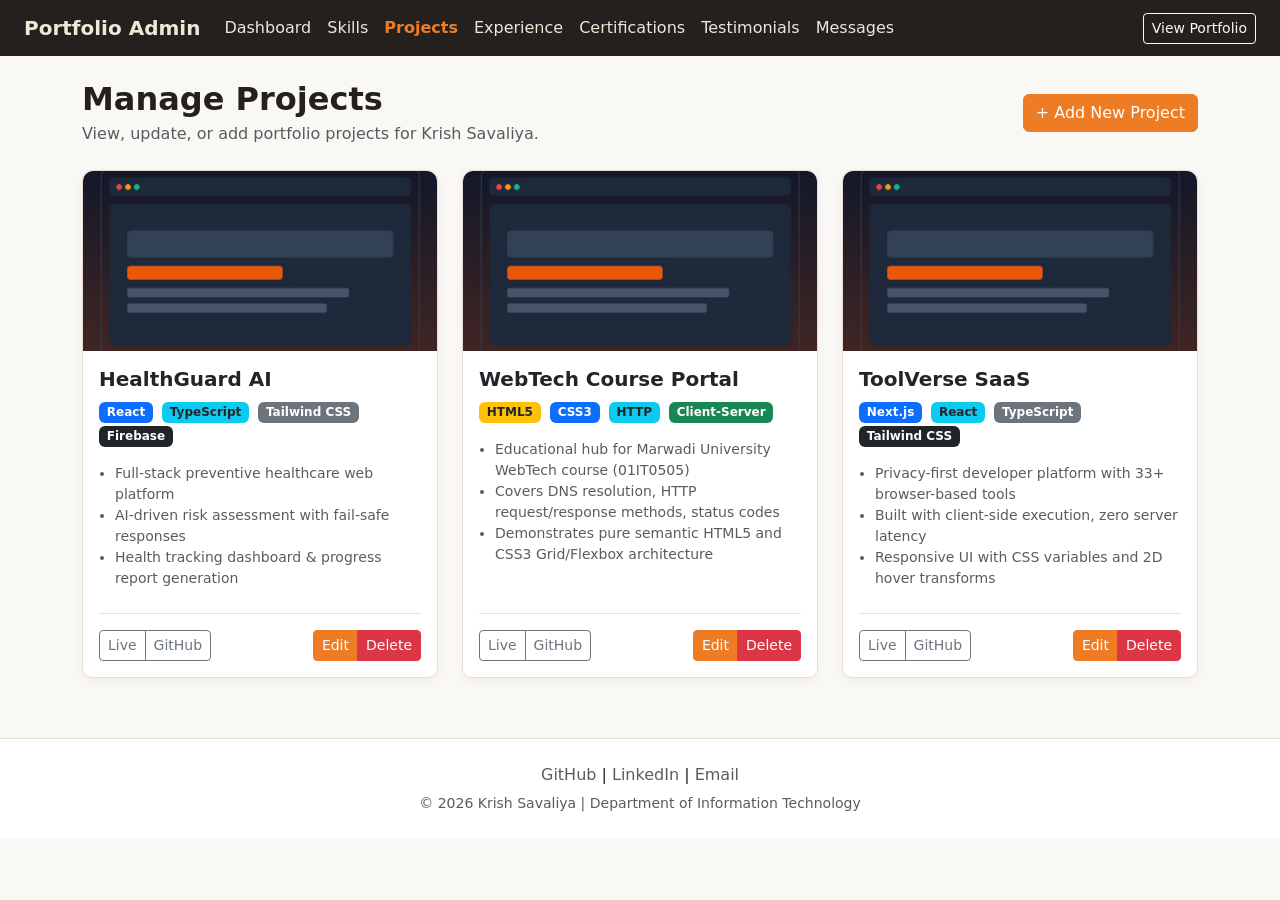
<file: admin/projects.html>
<!doctype html>
<html lang="en">

<head>
  <meta charset="UTF-8" />
  <meta name="viewport" content="width=device-width, initial-scale=1.0" />
  <title>Manage Projects - Portfolio Admin</title>
  <!-- Bootstrap 5 CSS -->
  <link rel="stylesheet" href="../bootstrap/css/bootstrap.css" />
  <style>
    body {
      background-color: #faf8f5;
      font-family: "Segoe UI", system-ui, -apple-system, sans-serif;
      color: #24201d;
    }

    .admin-nav {
      background-color: #24201d !important;
    }

    .admin-nav .navbar-brand,
    .admin-nav .nav-link {
      color: #ede8d8 !important;
    }

    .admin-nav .nav-link:hover,
    .admin-nav .nav-link.active {
      color: #ed7c25 !important;
      font-weight: 600;
    }

    .admin-card {
      border-radius: 10px;
      border: 1px solid #e7ddd3;
      background-color: #ffffff;
      box-shadow: 0 4px 12px rgba(76, 48, 25, 0.05);
    }

    .project-img-preview {
      width: 100%;
      height: 180px;
      object-fit: cover;
      border-top-left-radius: 10px;
      border-top-right-radius: 10px;
      background-color: #f4eee7;
    }

    .footer-admin {
      margin-top: 60px;
      padding: 24px 0;
      background-color: #ffffff;
      border-top: 1px solid #e7ddd3;
    }

    .btn-primary {
      background-color: #ed7c25;
      border-color: #ed7c25;
    }

    .btn-primary:hover {
      background-color: #bd5712;
      border-color: #bd5712;
    }

    .btn-outline-primary {
      color: #ed7c25;
      border-color: #ed7c25;
    }

    .btn-outline-primary:hover {
      background-color: #ed7c25;
      border-color: #ed7c25;
      color: #ffffff;
    }
  </style>
</head>

<body>
  <!-- ===================== ADMIN NAVBAR ===================== -->
  <nav class="navbar navbar-expand-lg admin-nav sticky-top">
    <div class="container-fluid px-4">
      <a class="navbar-brand fw-bold" href="index.html">Portfolio Admin</a>
      <button class="navbar-toggler bg-light" type="button" data-bs-toggle="collapse" data-bs-target="#adminNavbar"
        aria-controls="adminNavbar" aria-expanded="false" aria-label="Toggle navigation">
        <span class="navbar-toggler-icon"></span>
      </button>
      <div class="collapse navbar-collapse" id="adminNavbar">
        <ul class="navbar-nav me-auto mb-2 mb-lg-0">
          <li class="nav-item">
            <a class="nav-link" href="index.html">Dashboard</a>
          </li>
          <li class="nav-item">
            <a class="nav-link" href="skills.html">Skills</a>
          </li>
          <li class="nav-item">
            <a class="nav-link active" aria-current="page" href="projects.html">Projects</a>
          </li>
          <li class="nav-item">
            <a class="nav-link" href="experience.html">Experience</a>
          </li>
          <li class="nav-item">
            <a class="nav-link" href="certifications.html">Certifications</a>
          </li>
          <li class="nav-item">
            <a class="nav-link" href="testimonials.html">Testimonials</a>
          </li>
          <li class="nav-item">
            <a class="nav-link" href="contact.html">Messages</a>
          </li>
        </ul>
        <div class="d-flex align-items-center gap-2">
          <a href="../index.html" target="_blank" class="btn btn-outline-light btn-sm">
            View Portfolio
          </a>
        </div>
      </div>
    </div>
  </nav>

  <!-- ===================== PROJECTS CONTENT ===================== -->
  <div class="container my-4">
    <div class="d-flex justify-content-between align-items-center mb-4 flex-wrap gap-2">
      <div>
        <h2 class="fw-bold mb-1" style="color: #24201d;">Manage Projects</h2>
        <p class="text-muted mb-0">View, update, or add portfolio projects for Krish Savaliya.</p>
      </div>
      <button type="button" class="btn btn-primary" data-bs-toggle="modal" data-bs-target="#addProjectModal">
        + Add New Project
      </button>
    </div>

    <!-- Project Cards Grid -->
    <div class="row g-4" id="projectsContainer">
      <!-- Project 1: HealthGuard AI -->
      <div class="col-lg-4 col-md-6 project-card-item">
        <div class="card admin-card h-100">
          <img src="../image.jpg" class="project-img-preview" alt="HealthGuard AI" />
          <div class="card-body d-flex flex-column">
            <h5 class="card-title fw-bold mb-2 project-title">HealthGuard AI</h5>
            <div class="mb-3 tech-stack-container">
              <span class="badge bg-primary me-1">React</span>
              <span class="badge bg-info text-dark me-1">TypeScript</span>
              <span class="badge bg-secondary me-1">Tailwind CSS</span>
              <span class="badge bg-dark">Firebase</span>
            </div>
            <ul class="text-muted small ps-3 mb-4 points-list">
              <li>Full-stack preventive healthcare web platform</li>
              <li>AI-driven risk assessment with fail-safe responses</li>
              <li>Health tracking dashboard &amp; progress report generation</li>
            </ul>
            <div class="mt-auto d-flex justify-content-between align-items-center pt-3 border-top">
              <div class="btn-group btn-group-sm">
                <a href="https://healthguard-ai.vercel.app" target="_blank"
                  class="btn btn-outline-secondary link-live">Live</a>
                <a href="https://github.com/Krish130910/HealthGuard-AI" target="_blank"
                  class="btn btn-outline-secondary link-github">GitHub</a>
              </div>
              <div class="btn-group btn-group-sm">
                <button type="button" class="btn btn-primary btn-edit-project" data-bs-toggle="modal"
                  data-bs-target="#editProjectModal">Edit</button>
                <button type="button" class="btn btn-danger btn-delete-project" data-bs-toggle="modal"
                  data-bs-target="#deleteProjectModal">Delete</button>
              </div>
            </div>
          </div>
        </div>
      </div>

      <!-- Project 2: WebTech Course Portal -->
      <div class="col-lg-4 col-md-6 project-card-item">
        <div class="card admin-card h-100">
          <img src="../image.jpg" class="project-img-preview" alt="WebTech Course Portal" />
          <div class="card-body d-flex flex-column">
            <h5 class="card-title fw-bold mb-2 project-title">WebTech Course Portal</h5>
            <div class="mb-3 tech-stack-container">
              <span class="badge bg-warning text-dark me-1">HTML5</span>
              <span class="badge bg-primary me-1">CSS3</span>
              <span class="badge bg-info text-dark me-1">HTTP</span>
              <span class="badge bg-success">Client-Server</span>
            </div>
            <ul class="text-muted small ps-3 mb-4 points-list">
              <li>Educational hub for Marwadi University WebTech course (01IT0505)</li>
              <li>Covers DNS resolution, HTTP request/response methods, status codes</li>
              <li>Demonstrates pure semantic HTML5 and CSS3 Grid/Flexbox architecture</li>
            </ul>
            <div class="mt-auto d-flex justify-content-between align-items-center pt-3 border-top">
              <div class="btn-group btn-group-sm">
                <a href="https://webtech-portal.vercel.app" target="_blank"
                  class="btn btn-outline-secondary link-live">Live</a>
                <a href="https://github.com/Krish130910/WebTech-Course-Portal" target="_blank"
                  class="btn btn-outline-secondary link-github">GitHub</a>
              </div>
              <div class="btn-group btn-group-sm">
                <button type="button" class="btn btn-primary btn-edit-project" data-bs-toggle="modal"
                  data-bs-target="#editProjectModal">Edit</button>
                <button type="button" class="btn btn-danger btn-delete-project" data-bs-toggle="modal"
                  data-bs-target="#deleteProjectModal">Delete</button>
              </div>
            </div>
          </div>
        </div>
      </div>

      <!-- Project 3: ToolVerse SaaS -->
      <div class="col-lg-4 col-md-6 project-card-item">
        <div class="card admin-card h-100">
          <img src="../image.jpg" class="project-img-preview" alt="ToolVerse SaaS" />
          <div class="card-body d-flex flex-column">
            <h5 class="card-title fw-bold mb-2 project-title">ToolVerse SaaS</h5>
            <div class="mb-3 tech-stack-container">
              <span class="badge bg-primary me-1">Next.js</span>
              <span class="badge bg-info text-dark me-1">React</span>
              <span class="badge bg-secondary me-1">TypeScript</span>
              <span class="badge bg-dark">Tailwind CSS</span>
            </div>
            <ul class="text-muted small ps-3 mb-4 points-list">
              <li>Privacy-first developer platform with 33+ browser-based tools</li>
              <li>Built with client-side execution, zero server latency</li>
              <li>Responsive UI with CSS variables and 2D hover transforms</li>
            </ul>
            <div class="mt-auto d-flex justify-content-between align-items-center pt-3 border-top">
              <div class="btn-group btn-group-sm">
                <a href="https://toolverse.vercel.app" target="_blank"
                  class="btn btn-outline-secondary link-live">Live</a>
                <a href="https://github.com/Krish130910/ToolVerse" target="_blank"
                  class="btn btn-outline-secondary link-github">GitHub</a>
              </div>
              <div class="btn-group btn-group-sm">
                <button type="button" class="btn btn-primary btn-edit-project" data-bs-toggle="modal"
                  data-bs-target="#editProjectModal">Edit</button>
                <button type="button" class="btn btn-danger btn-delete-project" data-bs-toggle="modal"
                  data-bs-target="#deleteProjectModal">Delete</button>
              </div>
            </div>
          </div>
        </div>
      </div>
    </div>
  </div>

  <!-- ===================== MODALS ===================== -->

  <!-- Add Project Modal -->
  <div class="modal fade" id="addProjectModal" tabindex="-1" aria-labelledby="addProjectModalLabel" aria-hidden="true">
    <div class="modal-dialog modal-lg">
      <div class="modal-content">
        <div class="modal-header">
          <h5 class="modal-title fw-bold" id="addProjectModalLabel">Add New Project</h5>
          <button type="button" class="btn-close" data-bs-dismiss="modal" aria-label="Close"></button>
        </div>
        <div class="modal-body">
          <form id="addProject">
            <div class="mb-3">
              <label for="newProjectTitle" class="form-label">Project Title</label>
              <input type="text" class="form-control" id="newProjectTitle" name="projectTitle"
                placeholder="e.g. AI Portfolio Generator" />
            </div>
            <div class="mb-3">
              <label for="newTechStack" class="form-label">Tech Stack (comma separated)</label>
              <input type="text" class="form-control" id="newTechStack" name="techStack"
                placeholder="React, Node, Python, FastAPI" />
            </div>
            <div class="row mb-3">
              <div class="col-md-6">
                <label for="newLiveLink" class="form-label">Live Demo URL</label>
                <input type="url" class="form-control" id="newLiveLink" name="liveLink"
                  placeholder="https://demo.com" />
              </div>
              <div class="col-md-6">
                <label for="newGithubLink" class="form-label">GitHub Repository URL</label>
                <input type="url" class="form-control" id="newGithubLink" name="githubLink"
                  placeholder="https://github.com/..." />
              </div>
            </div>
            <div class="mb-3">
              <label for="newProjectPoints" class="form-label">Bullet Points (one per line)</label>
              <textarea class="form-control" id="newProjectPoints" name="projectPoints" rows="4"
                placeholder="- Key feature 1&#10;- Architecture details&#10;- Metrics achieved"></textarea>
            </div>
          </form>
        </div>
        <div class="modal-footer">
          <button type="button" class="btn btn-secondary" data-bs-dismiss="modal">Cancel</button>
          <button type="submit" form="addProject" class="btn btn-primary">Save Project</button>
        </div>
      </div>
    </div>
  </div>

  <!-- Edit Project Modal -->
  <div class="modal fade" id="editProjectModal" tabindex="-1" aria-labelledby="editProjectModalLabel"
    aria-hidden="true">
    <div class="modal-dialog modal-lg">
      <div class="modal-content">
        <div class="modal-header">
          <h5 class="modal-title fw-bold" id="editProjectModalLabel">Edit Project</h5>
          <button type="button" class="btn-close" data-bs-dismiss="modal" aria-label="Close"></button>
        </div>
        <div class="modal-body">
          <form id="editProject">
            <div class="mb-3">
              <label for="editProjectTitle" class="form-label">Project Title</label>
              <input type="text" class="form-control" id="editProjectTitle" name="projectTitle"
                value="HealthGuard AI" />
            </div>
            <div class="mb-3">
              <label for="editTechStack" class="form-label">Tech Stack (comma separated)</label>
              <input type="text" class="form-control" id="editTechStack" name="techStack"
                value="React, TypeScript, Tailwind CSS, Firebase" />
            </div>
            <div class="row mb-3">
              <div class="col-md-6">
                <label for="editLiveLink" class="form-label">Live Demo URL</label>
                <input type="url" class="form-control" id="editLiveLink" name="liveLink"
                  value="https://healthguard-ai.vercel.app" />
              </div>
              <div class="col-md-6">
                <label for="editGithubLink" class="form-label">GitHub Repository URL</label>
                <input type="url" class="form-control" id="editGithubLink" name="githubLink"
                  value="https://github.com/Krish130910/HealthGuard-AI" />
              </div>
            </div>
            <div class="mb-3">
              <label for="editProjectPoints" class="form-label">Bullet Points (one per line)</label>
              <textarea class="form-control" id="editProjectPoints" name="projectPoints" rows="4">Full-stack preventive healthcare web platform
AI-driven risk assessment with fail-safe responses
Health tracking dashboard &amp; progress report generation</textarea>
            </div>
          </form>
        </div>
        <div class="modal-footer">
          <button type="button" class="btn btn-secondary" data-bs-dismiss="modal">Cancel</button>
          <button type="submit" form="editProject" class="btn btn-primary">Update Project</button>
        </div>
      </div>
    </div>
  </div>

  <!-- Delete Project Modal -->
  <div class="modal fade" id="deleteProjectModal" tabindex="-1" aria-labelledby="deleteProjectModalLabel"
    aria-hidden="true">
    <div class="modal-dialog">
      <div class="modal-content">
        <div class="modal-header">
          <h5 class="modal-title fw-bold text-danger" id="deleteProjectModalLabel">Delete Project</h5>
          <button type="button" class="btn-close" data-bs-dismiss="modal" aria-label="Close"></button>
        </div>
        <div class="modal-body">
          Are you sure you want to delete this project from your portfolio?
        </div>
        <div class="modal-footer">
          <button type="button" class="btn btn-secondary" data-bs-dismiss="modal">Cancel</button>
          <button type="button" class="btn btn-danger" id="confirmDeleteProjectBtn">Delete</button>
        </div>
      </div>
    </div>
  </div>

  <!-- ===================== FOOTER ===================== -->
  <footer class="footer-admin">
    <div class="container text-center">
      <p class="mb-1">
        <a href="https://github.com/Krish130910" class="text-decoration-none text-muted" target="_blank">GitHub</a> |
        <a href="https://www.linkedin.com/in/krish-savaliya-5a139a31a/" class="text-decoration-none text-muted"
          target="_blank">LinkedIn</a> |
        <a href="mailto:krishsavaliya018@gmail.com" class="text-decoration-none text-muted">Email</a>
      </p>
      <small class="text-muted">&copy; 2026 Krish Savaliya | Department of Information Technology</small>
    </div>
  </footer>

  <!-- Bootstrap Bundle JS & Admin JS -->
  <script src="../bootstrap/js/bootstrap.bundle.js"></script>
  <script src="../js/admin.js"></script>
</body>

</html>
</file>
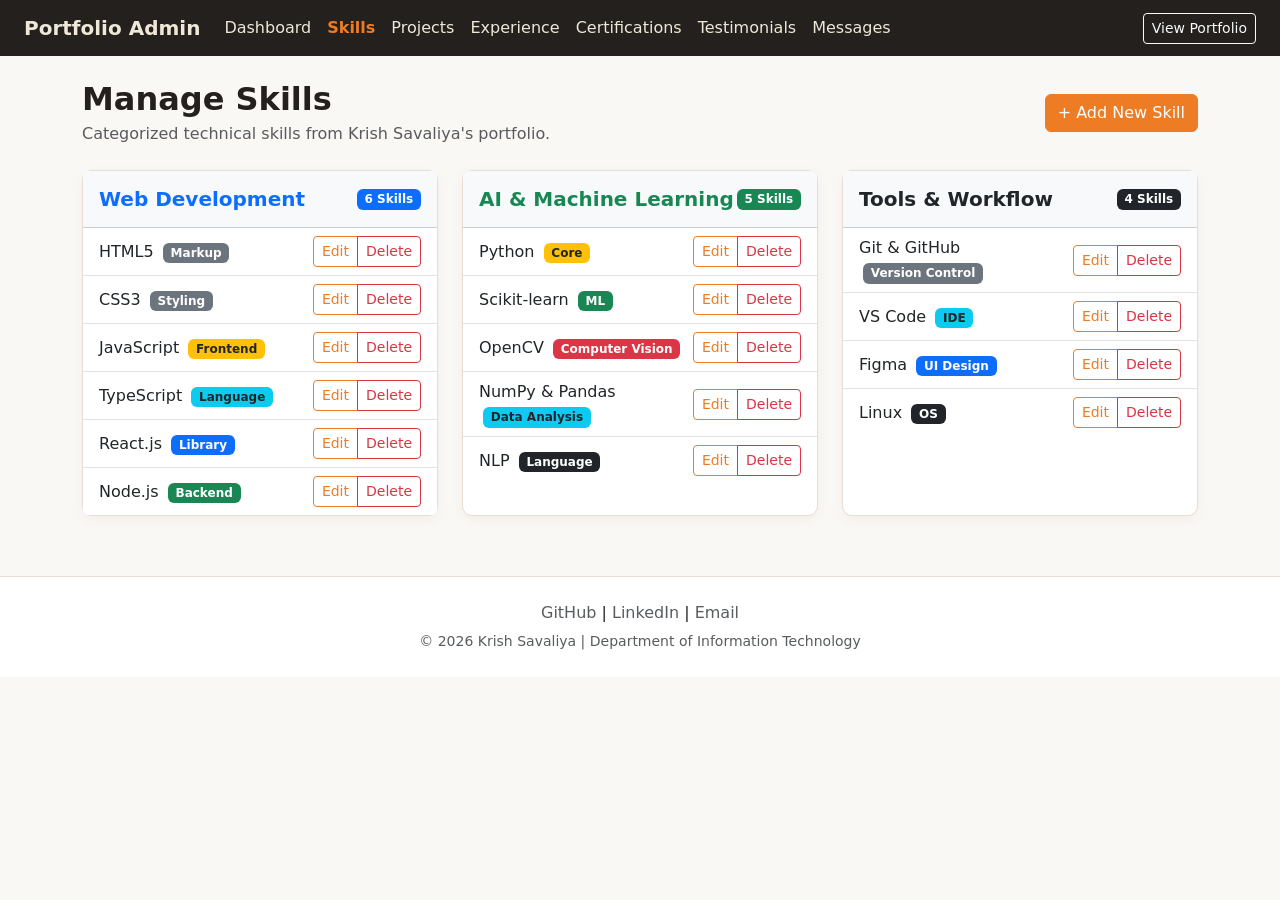
<file: admin/skills.html>
<!doctype html>
<html lang="en">
  <head>
    <meta charset="UTF-8" />
    <meta name="viewport" content="width=device-width, initial-scale=1.0" />
    <title>Manage Skills - Portfolio Admin</title>
    <!-- Bootstrap 5 CSS -->
    <link rel="stylesheet" href="../bootstrap/css/bootstrap.css" />
    <style>
      body {
        background-color: #faf8f5;
        font-family: "Segoe UI", system-ui, -apple-system, sans-serif;
        color: #24201d;
      }
      .admin-nav {
        background-color: #24201d !important;
      }
      .admin-nav .navbar-brand,
      .admin-nav .nav-link {
        color: #ede8d8 !important;
      }
      .admin-nav .nav-link:hover,
      .admin-nav .nav-link.active {
        color: #ed7c25 !important;
        font-weight: 600;
      }
      .admin-card {
        border-radius: 10px;
        border: 1px solid #e7ddd3;
        background-color: #ffffff;
        box-shadow: 0 4px 12px rgba(76, 48, 25, 0.05);
      }
      .footer-admin {
        margin-top: 60px;
        padding: 24px 0;
        background-color: #ffffff;
        border-top: 1px solid #e7ddd3;
      }
      .btn-primary {
        background-color: #ed7c25;
        border-color: #ed7c25;
      }
      .btn-primary:hover {
        background-color: #bd5712;
        border-color: #bd5712;
      }
      .btn-outline-primary {
        color: #ed7c25;
        border-color: #ed7c25;
      }
      .btn-outline-primary:hover {
        background-color: #ed7c25;
        border-color: #ed7c25;
        color: #ffffff;
      }
    </style>
  </head>
  <body>
    <!-- ===================== ADMIN NAVBAR ===================== -->
    <nav class="navbar navbar-expand-lg admin-nav sticky-top">
      <div class="container-fluid px-4">
        <a class="navbar-brand fw-bold" href="index.html">Portfolio Admin</a>
        <button
          class="navbar-toggler bg-light"
          type="button"
          data-bs-toggle="collapse"
          data-bs-target="#adminNavbar"
          aria-controls="adminNavbar"
          aria-expanded="false"
          aria-label="Toggle navigation"
        >
          <span class="navbar-toggler-icon"></span>
        </button>
        <div class="collapse navbar-collapse" id="adminNavbar">
          <ul class="navbar-nav me-auto mb-2 mb-lg-0">
            <li class="nav-item">
              <a class="nav-link" href="index.html">Dashboard</a>
            </li>
            <li class="nav-item">
              <a class="nav-link active" aria-current="page" href="skills.html">Skills</a>
            </li>
            <li class="nav-item">
              <a class="nav-link" href="projects.html">Projects</a>
            </li>
            <li class="nav-item">
              <a class="nav-link" href="experience.html">Experience</a>
            </li>
            <li class="nav-item">
              <a class="nav-link" href="certifications.html">Certifications</a>
            </li>
            <li class="nav-item">
              <a class="nav-link" href="testimonials.html">Testimonials</a>
            </li>
            <li class="nav-item">
              <a class="nav-link" href="contact.html">Messages</a>
            </li>
          </ul>
          <div class="d-flex align-items-center gap-2">
            <a href="../index.html" target="_blank" class="btn btn-outline-light btn-sm">
              View Portfolio
            </a>
          </div>
        </div>
      </div>
    </nav>

    <!-- ===================== SKILLS CONTENT ===================== -->
    <div class="container my-4">
      <div class="d-flex justify-content-between align-items-center mb-4 flex-wrap gap-2">
        <div>
          <h2 class="fw-bold mb-1" style="color: #24201d;">Manage Skills</h2>
          <p class="text-muted mb-0">Categorized technical skills from Krish Savaliya's portfolio.</p>
        </div>
        <button
          type="button"
          class="btn btn-primary"
          data-bs-toggle="modal"
          data-bs-target="#addSkillModal"
        >
          + Add New Skill
        </button>
      </div>

      <!-- Skills Category Cards Grid -->
      <div class="row g-4" id="skillsContainer">
        <!-- Category 1: Web Development -->
        <div class="col-lg-4 col-md-6" id="categoryWeb">
          <div class="card admin-card h-100">
            <div class="card-header bg-light d-flex justify-content-between align-items-center py-3">
              <h5 class="fw-bold mb-0 text-primary">Web Development</h5>
              <span class="badge bg-primary category-count">6 Skills</span>
            </div>
            <ul class="list-group list-group-flush skill-items-list">
              <li class="list-group-item d-flex justify-content-between align-items-center">
                <span class="skill-label">HTML5 <span class="badge bg-secondary ms-1 subtag">Markup</span></span>
                <div class="btn-group btn-group-sm">
                  <button type="button" class="btn btn-outline-primary btn-edit-skill" data-bs-toggle="modal" data-bs-target="#editSkillModal" data-name="HTML5" data-category="Web Development" data-tag="Markup">Edit</button>
                  <button type="button" class="btn btn-outline-danger btn-delete-skill" data-bs-toggle="modal" data-bs-target="#deleteSkillModal">Delete</button>
                </div>
              </li>
              <li class="list-group-item d-flex justify-content-between align-items-center">
                <span class="skill-label">CSS3 <span class="badge bg-secondary ms-1 subtag">Styling</span></span>
                <div class="btn-group btn-group-sm">
                  <button type="button" class="btn btn-outline-primary btn-edit-skill" data-bs-toggle="modal" data-bs-target="#editSkillModal" data-name="CSS3" data-category="Web Development" data-tag="Styling">Edit</button>
                  <button type="button" class="btn btn-outline-danger btn-delete-skill" data-bs-toggle="modal" data-bs-target="#deleteSkillModal">Delete</button>
                </div>
              </li>
              <li class="list-group-item d-flex justify-content-between align-items-center">
                <span class="skill-label">JavaScript <span class="badge bg-warning text-dark ms-1 subtag">Frontend</span></span>
                <div class="btn-group btn-group-sm">
                  <button type="button" class="btn btn-outline-primary btn-edit-skill" data-bs-toggle="modal" data-bs-target="#editSkillModal" data-name="JavaScript" data-category="Web Development" data-tag="Frontend">Edit</button>
                  <button type="button" class="btn btn-outline-danger btn-delete-skill" data-bs-toggle="modal" data-bs-target="#deleteSkillModal">Delete</button>
                </div>
              </li>
              <li class="list-group-item d-flex justify-content-between align-items-center">
                <span class="skill-label">TypeScript <span class="badge bg-info text-dark ms-1 subtag">Language</span></span>
                <div class="btn-group btn-group-sm">
                  <button type="button" class="btn btn-outline-primary btn-edit-skill" data-bs-toggle="modal" data-bs-target="#editSkillModal" data-name="TypeScript" data-category="Web Development" data-tag="Language">Edit</button>
                  <button type="button" class="btn btn-outline-danger btn-delete-skill" data-bs-toggle="modal" data-bs-target="#deleteSkillModal">Delete</button>
                </div>
              </li>
              <li class="list-group-item d-flex justify-content-between align-items-center">
                <span class="skill-label">React.js <span class="badge bg-primary ms-1 subtag">Library</span></span>
                <div class="btn-group btn-group-sm">
                  <button type="button" class="btn btn-outline-primary btn-edit-skill" data-bs-toggle="modal" data-bs-target="#editSkillModal" data-name="React.js" data-category="Web Development" data-tag="Library">Edit</button>
                  <button type="button" class="btn btn-outline-danger btn-delete-skill" data-bs-toggle="modal" data-bs-target="#deleteSkillModal">Delete</button>
                </div>
              </li>
              <li class="list-group-item d-flex justify-content-between align-items-center">
                <span class="skill-label">Node.js <span class="badge bg-success ms-1 subtag">Backend</span></span>
                <div class="btn-group btn-group-sm">
                  <button type="button" class="btn btn-outline-primary btn-edit-skill" data-bs-toggle="modal" data-bs-target="#editSkillModal" data-name="Node.js" data-category="Web Development" data-tag="Backend">Edit</button>
                  <button type="button" class="btn btn-outline-danger btn-delete-skill" data-bs-toggle="modal" data-bs-target="#deleteSkillModal">Delete</button>
                </div>
              </li>
            </ul>
          </div>
        </div>

        <!-- Category 2: AI / ML -->
        <div class="col-lg-4 col-md-6" id="categoryAI">
          <div class="card admin-card h-100">
            <div class="card-header bg-light d-flex justify-content-between align-items-center py-3">
              <h5 class="fw-bold mb-0 text-success">AI &amp; Machine Learning</h5>
              <span class="badge bg-success category-count">5 Skills</span>
            </div>
            <ul class="list-group list-group-flush skill-items-list">
              <li class="list-group-item d-flex justify-content-between align-items-center">
                <span class="skill-label">Python <span class="badge bg-warning text-dark ms-1 subtag">Core</span></span>
                <div class="btn-group btn-group-sm">
                  <button type="button" class="btn btn-outline-primary btn-edit-skill" data-bs-toggle="modal" data-bs-target="#editSkillModal" data-name="Python" data-category="AI &amp; Machine Learning" data-tag="Core">Edit</button>
                  <button type="button" class="btn btn-outline-danger btn-delete-skill" data-bs-toggle="modal" data-bs-target="#deleteSkillModal">Delete</button>
                </div>
              </li>
              <li class="list-group-item d-flex justify-content-between align-items-center">
                <span class="skill-label">Scikit-learn <span class="badge bg-success ms-1 subtag">ML</span></span>
                <div class="btn-group btn-group-sm">
                  <button type="button" class="btn btn-outline-primary btn-edit-skill" data-bs-toggle="modal" data-bs-target="#editSkillModal" data-name="Scikit-learn" data-category="AI &amp; Machine Learning" data-tag="ML">Edit</button>
                  <button type="button" class="btn btn-outline-danger btn-delete-skill" data-bs-toggle="modal" data-bs-target="#deleteSkillModal">Delete</button>
                </div>
              </li>
              <li class="list-group-item d-flex justify-content-between align-items-center">
                <span class="skill-label">OpenCV <span class="badge bg-danger ms-1 subtag">Computer Vision</span></span>
                <div class="btn-group btn-group-sm">
                  <button type="button" class="btn btn-outline-primary btn-edit-skill" data-bs-toggle="modal" data-bs-target="#editSkillModal" data-name="OpenCV" data-category="AI &amp; Machine Learning" data-tag="Computer Vision">Edit</button>
                  <button type="button" class="btn btn-outline-danger btn-delete-skill" data-bs-toggle="modal" data-bs-target="#deleteSkillModal">Delete</button>
                </div>
              </li>
              <li class="list-group-item d-flex justify-content-between align-items-center">
                <span class="skill-label">NumPy &amp; Pandas <span class="badge bg-info text-dark ms-1 subtag">Data Analysis</span></span>
                <div class="btn-group btn-group-sm">
                  <button type="button" class="btn btn-outline-primary btn-edit-skill" data-bs-toggle="modal" data-bs-target="#editSkillModal" data-name="NumPy &amp; Pandas" data-category="AI &amp; Machine Learning" data-tag="Data Analysis">Edit</button>
                  <button type="button" class="btn btn-outline-danger btn-delete-skill" data-bs-toggle="modal" data-bs-target="#deleteSkillModal">Delete</button>
                </div>
              </li>
              <li class="list-group-item d-flex justify-content-between align-items-center">
                <span class="skill-label">NLP <span class="badge bg-dark ms-1 subtag">Language</span></span>
                <div class="btn-group btn-group-sm">
                  <button type="button" class="btn btn-outline-primary btn-edit-skill" data-bs-toggle="modal" data-bs-target="#editSkillModal" data-name="NLP" data-category="AI &amp; Machine Learning" data-tag="Language">Edit</button>
                  <button type="button" class="btn btn-outline-danger btn-delete-skill" data-bs-toggle="modal" data-bs-target="#deleteSkillModal">Delete</button>
                </div>
              </li>
            </ul>
          </div>
        </div>

        <!-- Category 3: Tools & Workflow -->
        <div class="col-lg-4 col-md-6" id="categoryTools">
          <div class="card admin-card h-100">
            <div class="card-header bg-light d-flex justify-content-between align-items-center py-3">
              <h5 class="fw-bold mb-0 text-dark">Tools &amp; Workflow</h5>
              <span class="badge bg-dark category-count">4 Skills</span>
            </div>
            <ul class="list-group list-group-flush skill-items-list">
              <li class="list-group-item d-flex justify-content-between align-items-center">
                <span class="skill-label">Git &amp; GitHub <span class="badge bg-secondary ms-1 subtag">Version Control</span></span>
                <div class="btn-group btn-group-sm">
                  <button type="button" class="btn btn-outline-primary btn-edit-skill" data-bs-toggle="modal" data-bs-target="#editSkillModal" data-name="Git &amp; GitHub" data-category="Tools &amp; Workflow" data-tag="Version Control">Edit</button>
                  <button type="button" class="btn btn-outline-danger btn-delete-skill" data-bs-toggle="modal" data-bs-target="#deleteSkillModal">Delete</button>
                </div>
              </li>
              <li class="list-group-item d-flex justify-content-between align-items-center">
                <span class="skill-label">VS Code <span class="badge bg-info text-dark ms-1 subtag">IDE</span></span>
                <div class="btn-group btn-group-sm">
                  <button type="button" class="btn btn-outline-primary btn-edit-skill" data-bs-toggle="modal" data-bs-target="#editSkillModal" data-name="VS Code" data-category="Tools &amp; Workflow" data-tag="IDE">Edit</button>
                  <button type="button" class="btn btn-outline-danger btn-delete-skill" data-bs-toggle="modal" data-bs-target="#deleteSkillModal">Delete</button>
                </div>
              </li>
              <li class="list-group-item d-flex justify-content-between align-items-center">
                <span class="skill-label">Figma <span class="badge bg-primary ms-1 subtag">UI Design</span></span>
                <div class="btn-group btn-group-sm">
                  <button type="button" class="btn btn-outline-primary btn-edit-skill" data-bs-toggle="modal" data-bs-target="#editSkillModal" data-name="Figma" data-category="Tools &amp; Workflow" data-tag="UI Design">Edit</button>
                  <button type="button" class="btn btn-outline-danger btn-delete-skill" data-bs-toggle="modal" data-bs-target="#deleteSkillModal">Delete</button>
                </div>
              </li>
              <li class="list-group-item d-flex justify-content-between align-items-center">
                <span class="skill-label">Linux <span class="badge bg-dark ms-1 subtag">OS</span></span>
                <div class="btn-group btn-group-sm">
                  <button type="button" class="btn btn-outline-primary btn-edit-skill" data-bs-toggle="modal" data-bs-target="#editSkillModal" data-name="Linux" data-category="Tools &amp; Workflow" data-tag="OS">Edit</button>
                  <button type="button" class="btn btn-outline-danger btn-delete-skill" data-bs-toggle="modal" data-bs-target="#deleteSkillModal">Delete</button>
                </div>
              </li>
            </ul>
          </div>
        </div>
      </div>
    </div>

    <!-- ===================== MODALS ===================== -->

    <!-- Add Skill Modal -->
    <div class="modal fade" id="addSkillModal" tabindex="-1" aria-labelledby="addSkillModalLabel" aria-hidden="true">
      <div class="modal-dialog">
        <div class="modal-content">
          <div class="modal-header">
            <h5 class="modal-title fw-bold" id="addSkillModalLabel">Add New Skill</h5>
            <button type="button" class="btn-close" data-bs-dismiss="modal" aria-label="Close"></button>
          </div>
          <div class="modal-body">
            <form id="addSkill">
              <div class="mb-3">
                <label for="newSkillName" class="form-label">Skill Name</label>
                <input type="text" class="form-control" id="newSkillName" name="skillName" placeholder="e.g. FastAPI" />
              </div>
              <div class="mb-3">
                <label for="newSkillCategory" class="form-label">Category</label>
                <select class="form-select" id="newSkillCategory" name="skillCategory">
                  <option value="Web Development" selected>Web Development</option>
                  <option value="AI &amp; Machine Learning">AI &amp; Machine Learning</option>
                  <option value="Tools &amp; Workflow">Tools &amp; Workflow</option>
                </select>
              </div>
              <div class="mb-3">
                <label for="newSkillTag" class="form-label">Sub-tag / Type</label>
                <input type="text" class="form-control" id="newSkillTag" name="skillTag" placeholder="e.g. Backend, Framework" />
              </div>
            </form>
          </div>
          <div class="modal-footer">
            <button type="button" class="btn btn-secondary" data-bs-dismiss="modal">Cancel</button>
            <button type="submit" form="addSkill" class="btn btn-primary">Save Skill</button>
          </div>
        </div>
      </div>
    </div>

    <!-- Edit Skill Modal -->
    <div class="modal fade" id="editSkillModal" tabindex="-1" aria-labelledby="editSkillModalLabel" aria-hidden="true">
      <div class="modal-dialog">
        <div class="modal-content">
          <div class="modal-header">
            <h5 class="modal-title fw-bold" id="editSkillModalLabel">Edit Skill</h5>
            <button type="button" class="btn-close" data-bs-dismiss="modal" aria-label="Close"></button>
          </div>
          <div class="modal-body">
            <form id="editSkill">
              <div class="mb-3">
                <label for="editSkillName" class="form-label">Skill Name</label>
                <input type="text" class="form-control" id="editSkillName" name="skillName" value="React.js" />
              </div>
              <div class="mb-3">
                <label for="editSkillCategory" class="form-label">Category</label>
                <select class="form-select" id="editSkillCategory" name="skillCategory">
                  <option value="Web Development" selected>Web Development</option>
                  <option value="AI &amp; Machine Learning">AI &amp; Machine Learning</option>
                  <option value="Tools &amp; Workflow">Tools &amp; Workflow</option>
                </select>
              </div>
              <div class="mb-3">
                <label for="editSkillTag" class="form-label">Sub-tag / Type</label>
                <input type="text" class="form-control" id="editSkillTag" name="skillTag" value="Library" />
              </div>
            </form>
          </div>
          <div class="modal-footer">
            <button type="button" class="btn btn-secondary" data-bs-dismiss="modal">Cancel</button>
            <button type="submit" form="editSkill" class="btn btn-primary">Update Skill</button>
          </div>
        </div>
      </div>
    </div>

    <!-- Delete Skill Modal -->
    <div class="modal fade" id="deleteSkillModal" tabindex="-1" aria-labelledby="deleteSkillModalLabel" aria-hidden="true">
      <div class="modal-dialog">
        <div class="modal-content">
          <div class="modal-header">
            <h5 class="modal-title fw-bold text-danger" id="deleteSkillModalLabel">Delete Skill</h5>
            <button type="button" class="btn-close" data-bs-dismiss="modal" aria-label="Close"></button>
          </div>
          <div class="modal-body">
            Are you sure you want to delete this skill from your portfolio?
          </div>
          <div class="modal-footer">
            <button type="button" class="btn btn-secondary" data-bs-dismiss="modal">Cancel</button>
            <button type="button" class="btn btn-danger" id="confirmDeleteSkillBtn">Delete</button>
          </div>
        </div>
      </div>
    </div>

    <!-- ===================== FOOTER ===================== -->
    <footer class="footer-admin">
      <div class="container text-center">
        <p class="mb-1">
          <a href="https://github.com/Krish130910" class="text-decoration-none text-muted" target="_blank">GitHub</a> |
          <a href="https://www.linkedin.com/in/krish-savaliya-5a139a31a/" class="text-decoration-none text-muted" target="_blank">LinkedIn</a> |
          <a href="mailto:krishsavaliya018@gmail.com" class="text-decoration-none text-muted">Email</a>
        </p>
        <small class="text-muted">&copy; 2026 Krish Savaliya | Department of Information Technology</small>
      </div>
    </footer>

    <!-- Bootstrap Bundle JS & Admin JS -->
    <script src="../bootstrap/js/bootstrap.bundle.js"></script>
    <script src="../js/admin.js"></script>
  </body>
</html>
</file>
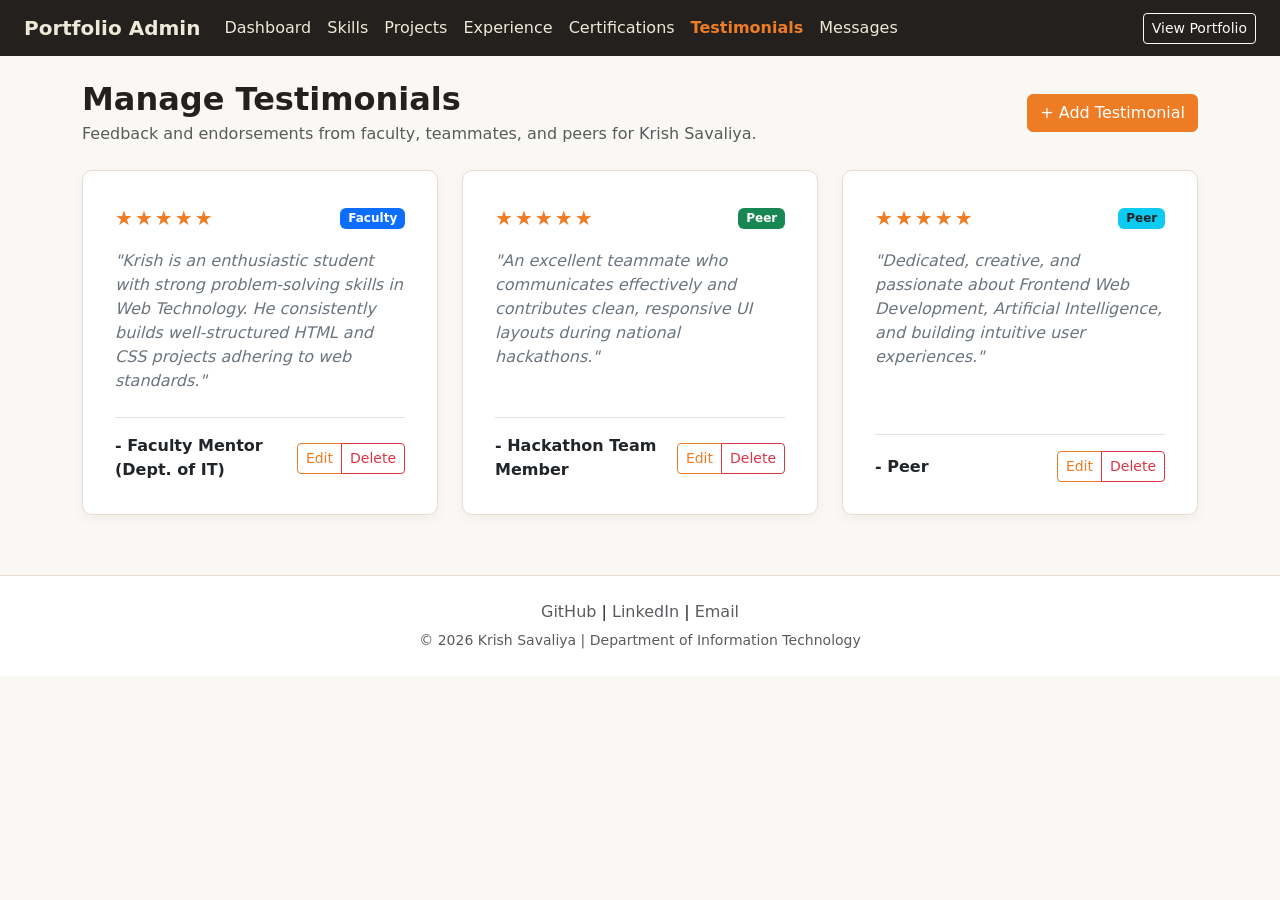
<file: admin/testimonials.html>
<!doctype html>
<html lang="en">
  <head>
    <meta charset="UTF-8" />
    <meta name="viewport" content="width=device-width, initial-scale=1.0" />
    <title>Manage Testimonials - Portfolio Admin</title>
    <!-- Bootstrap 5 CSS -->
    <link rel="stylesheet" href="../bootstrap/css/bootstrap.css" />
    <style>
      body {
        background-color: #faf8f5;
        font-family: "Segoe UI", system-ui, -apple-system, sans-serif;
        color: #24201d;
      }
      .admin-nav {
        background-color: #24201d !important;
      }
      .admin-nav .navbar-brand,
      .admin-nav .nav-link {
        color: #ede8d8 !important;
      }
      .admin-nav .nav-link:hover,
      .admin-nav .nav-link.active {
        color: #ed7c25 !important;
        font-weight: 600;
      }
      .admin-card {
        border-radius: 10px;
        border: 1px solid #e7ddd3;
        background-color: #ffffff;
        box-shadow: 0 4px 12px rgba(76, 48, 25, 0.05);
      }
      .star-rating {
        color: #ed7c25;
        font-size: 1.25rem;
        letter-spacing: 2px;
      }
      .footer-admin {
        margin-top: 60px;
        padding: 24px 0;
        background-color: #ffffff;
        border-top: 1px solid #e7ddd3;
      }
      .btn-primary {
        background-color: #ed7c25;
        border-color: #ed7c25;
      }
      .btn-primary:hover {
        background-color: #bd5712;
        border-color: #bd5712;
      }
      .btn-outline-primary {
        color: #ed7c25;
        border-color: #ed7c25;
      }
      .btn-outline-primary:hover {
        background-color: #ed7c25;
        border-color: #ed7c25;
        color: #ffffff;
      }
    </style>
  </head>
  <body>
    <!-- ===================== ADMIN NAVBAR ===================== -->
    <nav class="navbar navbar-expand-lg admin-nav sticky-top">
      <div class="container-fluid px-4">
        <a class="navbar-brand fw-bold" href="index.html">Portfolio Admin</a>
        <button
          class="navbar-toggler bg-light"
          type="button"
          data-bs-toggle="collapse"
          data-bs-target="#adminNavbar"
          aria-controls="adminNavbar"
          aria-expanded="false"
          aria-label="Toggle navigation"
        >
          <span class="navbar-toggler-icon"></span>
        </button>
        <div class="collapse navbar-collapse" id="adminNavbar">
          <ul class="navbar-nav me-auto mb-2 mb-lg-0">
            <li class="nav-item">
              <a class="nav-link" href="index.html">Dashboard</a>
            </li>
            <li class="nav-item">
              <a class="nav-link" href="skills.html">Skills</a>
            </li>
            <li class="nav-item">
              <a class="nav-link" href="projects.html">Projects</a>
            </li>
            <li class="nav-item">
              <a class="nav-link" href="experience.html">Experience</a>
            </li>
            <li class="nav-item">
              <a class="nav-link" href="certifications.html">Certifications</a>
            </li>
            <li class="nav-item">
              <a class="nav-link active" aria-current="page" href="testimonials.html">Testimonials</a>
            </li>
            <li class="nav-item">
              <a class="nav-link" href="contact.html">Messages</a>
            </li>
          </ul>
          <div class="d-flex align-items-center gap-2">
            <a href="../index.html" target="_blank" class="btn btn-outline-light btn-sm">
              View Portfolio
            </a>
          </div>
        </div>
      </div>
    </nav>

    <!-- ===================== TESTIMONIALS CONTENT ===================== -->
    <div class="container my-4">
      <div class="d-flex justify-content-between align-items-center mb-4 flex-wrap gap-2">
        <div>
          <h2 class="fw-bold mb-1" style="color: #24201d;">Manage Testimonials</h2>
          <p class="text-muted mb-0">Feedback and endorsements from faculty, teammates, and peers for Krish Savaliya.</p>
        </div>
        <button
          type="button"
          class="btn btn-primary"
          data-bs-toggle="modal"
          data-bs-target="#addTestimonialModal"
        >
          + Add Testimonial
        </button>
      </div>

      <!-- Testimonial Cards Grid -->
      <div class="row g-4" id="testimonialsContainer">
        <!-- Testimonial 1 -->
        <div class="col-lg-4 col-md-6 testimonial-card-item">
          <div class="card admin-card h-100 p-3">
            <div class="card-body d-flex flex-column">
              <div class="d-flex justify-content-between align-items-center mb-3">
                <span class="star-rating testimonial-stars">★★★★★</span>
                <span class="badge bg-primary testimonial-tag">Faculty</span>
              </div>
              <p class="card-text fst-italic text-secondary mb-4 testimonial-quote">
                &quot;Krish is an enthusiastic student with strong problem-solving skills in Web Technology. He consistently builds well-structured HTML and CSS projects adhering to web standards.&quot;
              </p>
              <div class="mt-auto pt-3 border-top d-flex justify-content-between align-items-center">
                <strong class="testimonial-author">- Faculty Mentor (Dept. of IT)</strong>
                <div class="btn-group btn-group-sm">
                  <button type="button" class="btn btn-outline-primary btn-edit-testimonial" data-bs-toggle="modal" data-bs-target="#editTestimonialModal">Edit</button>
                  <button type="button" class="btn btn-outline-danger btn-delete-testimonial" data-bs-toggle="modal" data-bs-target="#deleteTestimonialModal">Delete</button>
                </div>
              </div>
            </div>
          </div>
        </div>

        <!-- Testimonial 2 -->
        <div class="col-lg-4 col-md-6 testimonial-card-item">
          <div class="card admin-card h-100 p-3">
            <div class="card-body d-flex flex-column">
              <div class="d-flex justify-content-between align-items-center mb-3">
                <span class="star-rating testimonial-stars">★★★★★</span>
                <span class="badge bg-success testimonial-tag">Peer</span>
              </div>
              <p class="card-text fst-italic text-secondary mb-4 testimonial-quote">
                &quot;An excellent teammate who communicates effectively and contributes clean, responsive UI layouts during national hackathons.&quot;
              </p>
              <div class="mt-auto pt-3 border-top d-flex justify-content-between align-items-center">
                <strong class="testimonial-author">- Hackathon Team Member</strong>
                <div class="btn-group btn-group-sm">
                  <button type="button" class="btn btn-outline-primary btn-edit-testimonial" data-bs-toggle="modal" data-bs-target="#editTestimonialModal">Edit</button>
                  <button type="button" class="btn btn-outline-danger btn-delete-testimonial" data-bs-toggle="modal" data-bs-target="#deleteTestimonialModal">Delete</button>
                </div>
              </div>
            </div>
          </div>
        </div>

        <!-- Testimonial 3 -->
        <div class="col-lg-4 col-md-6 testimonial-card-item">
          <div class="card admin-card h-100 p-3">
            <div class="card-body d-flex flex-column">
              <div class="d-flex justify-content-between align-items-center mb-3">
                <span class="star-rating testimonial-stars">★★★★★</span>
                <span class="badge bg-info text-dark testimonial-tag">Peer</span>
              </div>
              <p class="card-text fst-italic text-secondary mb-4 testimonial-quote">
                &quot;Dedicated, creative, and passionate about Frontend Web Development, Artificial Intelligence, and building intuitive user experiences.&quot;
              </p>
              <div class="mt-auto pt-3 border-top d-flex justify-content-between align-items-center">
                <strong class="testimonial-author">- Peer</strong>
                <div class="btn-group btn-group-sm">
                  <button type="button" class="btn btn-outline-primary btn-edit-testimonial" data-bs-toggle="modal" data-bs-target="#editTestimonialModal">Edit</button>
                  <button type="button" class="btn btn-outline-danger btn-delete-testimonial" data-bs-toggle="modal" data-bs-target="#deleteTestimonialModal">Delete</button>
                </div>
              </div>
            </div>
          </div>
        </div>
      </div>
    </div>

    <!-- ===================== MODALS ===================== -->

    <!-- Add Testimonial Modal -->
    <div class="modal fade" id="addTestimonialModal" tabindex="-1" aria-labelledby="addTestimonialModalLabel" aria-hidden="true">
      <div class="modal-dialog">
        <div class="modal-content">
          <div class="modal-header">
            <h5 class="modal-title fw-bold" id="addTestimonialModalLabel">Add Testimonial</h5>
            <button type="button" class="btn-close" data-bs-dismiss="modal" aria-label="Close"></button>
          </div>
          <div class="modal-body">
            <form id="addTestimonialForm">
              <div class="mb-3">
                <label for="authorName" class="form-label">Author Name / Role</label>
                <input type="text" class="form-control" id="authorName" name="authorName" placeholder="e.g. Project Lead / Mentor" />
              </div>
              <div class="mb-3">
                <label for="rating" class="form-label">Rating</label>
                <select class="form-select" id="rating" name="rating">
                  <option value="5 Stars (★★★★★)" selected>5 Stars (★★★★★)</option>
                  <option value="4 Stars (★★★★☆)">4 Stars (★★★★☆)</option>
                  <option value="3 Stars (★★★☆☆)">3 Stars (★★★☆☆)</option>
                </select>
              </div>
              <div class="mb-3">
                <label for="quote" class="form-label">Testimonial Quote</label>
                <textarea class="form-control" id="quote" name="quote" rows="4" placeholder="Enter endorsement text..."></textarea>
              </div>
            </form>
          </div>
          <div class="modal-footer">
            <button type="button" class="btn btn-secondary" data-bs-dismiss="modal">Cancel</button>
            <button type="submit" form="addTestimonialForm" class="btn btn-primary">Save Testimonial</button>
          </div>
        </div>
      </div>
    </div>

    <!-- Edit Testimonial Modal -->
    <div class="modal fade" id="editTestimonialModal" tabindex="-1" aria-labelledby="editTestimonialModalLabel" aria-hidden="true">
      <div class="modal-dialog">
        <div class="modal-content">
          <div class="modal-header">
            <h5 class="modal-title fw-bold" id="editTestimonialModalLabel">Edit Testimonial</h5>
            <button type="button" class="btn-close" data-bs-dismiss="modal" aria-label="Close"></button>
          </div>
          <div class="modal-body">
            <form id="editTestimonialForm">
              <div class="mb-3">
                <label for="editAuthorName" class="form-label">Author Name / Role</label>
                <input type="text" class="form-control" id="editAuthorName" name="authorName" value="Faculty Mentor (Dept. of IT)" />
              </div>
              <div class="mb-3">
                <label for="editRating" class="form-label">Rating</label>
                <select class="form-select" id="editRating" name="rating">
                  <option value="5 Stars (★★★★★)" selected>5 Stars (★★★★★)</option>
                  <option value="4 Stars (★★★★☆)">4 Stars (★★★★☆)</option>
                  <option value="3 Stars (★★★☆☆)">3 Stars (★★★☆☆)</option>
                </select>
              </div>
              <div class="mb-3">
                <label for="editQuote" class="form-label">Testimonial Quote</label>
                <textarea class="form-control" id="editQuote" name="quote" rows="4">Krish is an enthusiastic student with strong problem-solving skills in Web Technology. He consistently builds well-structured HTML and CSS projects adhering to web standards.</textarea>
              </div>
            </form>
          </div>
          <div class="modal-footer">
            <button type="button" class="btn btn-secondary" data-bs-dismiss="modal">Cancel</button>
            <button type="submit" form="editTestimonialForm" class="btn btn-primary">Update Testimonial</button>
          </div>
        </div>
      </div>
    </div>

    <!-- Delete Testimonial Modal -->
    <div class="modal fade" id="deleteTestimonialModal" tabindex="-1" aria-labelledby="deleteTestimonialModalLabel" aria-hidden="true">
      <div class="modal-dialog">
        <div class="modal-content">
          <div class="modal-header">
            <h5 class="modal-title fw-bold text-danger" id="deleteTestimonialModalLabel">Delete Testimonial</h5>
            <button type="button" class="btn-close" data-bs-dismiss="modal" aria-label="Close"></button>
          </div>
          <div class="modal-body">
            Are you sure you want to remove this testimonial?
          </div>
          <div class="modal-footer">
            <button type="button" class="btn btn-secondary" data-bs-dismiss="modal">Cancel</button>
            <button type="button" class="btn btn-danger" id="confirmDeleteTestimonialBtn">Delete</button>
          </div>
        </div>
      </div>
    </div>

    <!-- ===================== FOOTER ===================== -->
    <footer class="footer-admin">
      <div class="container text-center">
        <p class="mb-1">
          <a href="https://github.com/Krish130910" class="text-decoration-none text-muted" target="_blank">GitHub</a> |
          <a href="https://www.linkedin.com/in/krish-savaliya-5a139a31a/" class="text-decoration-none text-muted" target="_blank">LinkedIn</a> |
          <a href="mailto:krishsavaliya018@gmail.com" class="text-decoration-none text-muted">Email</a>
        </p>
        <small class="text-muted">&copy; 2026 Krish Savaliya | Department of Information Technology</small>
      </div>
    </footer>

    <!-- Bootstrap Bundle JS & Admin JS -->
    <script src="../bootstrap/js/bootstrap.bundle.js"></script>
    <script src="../js/admin.js"></script>
  </body>
</html>
</file>
